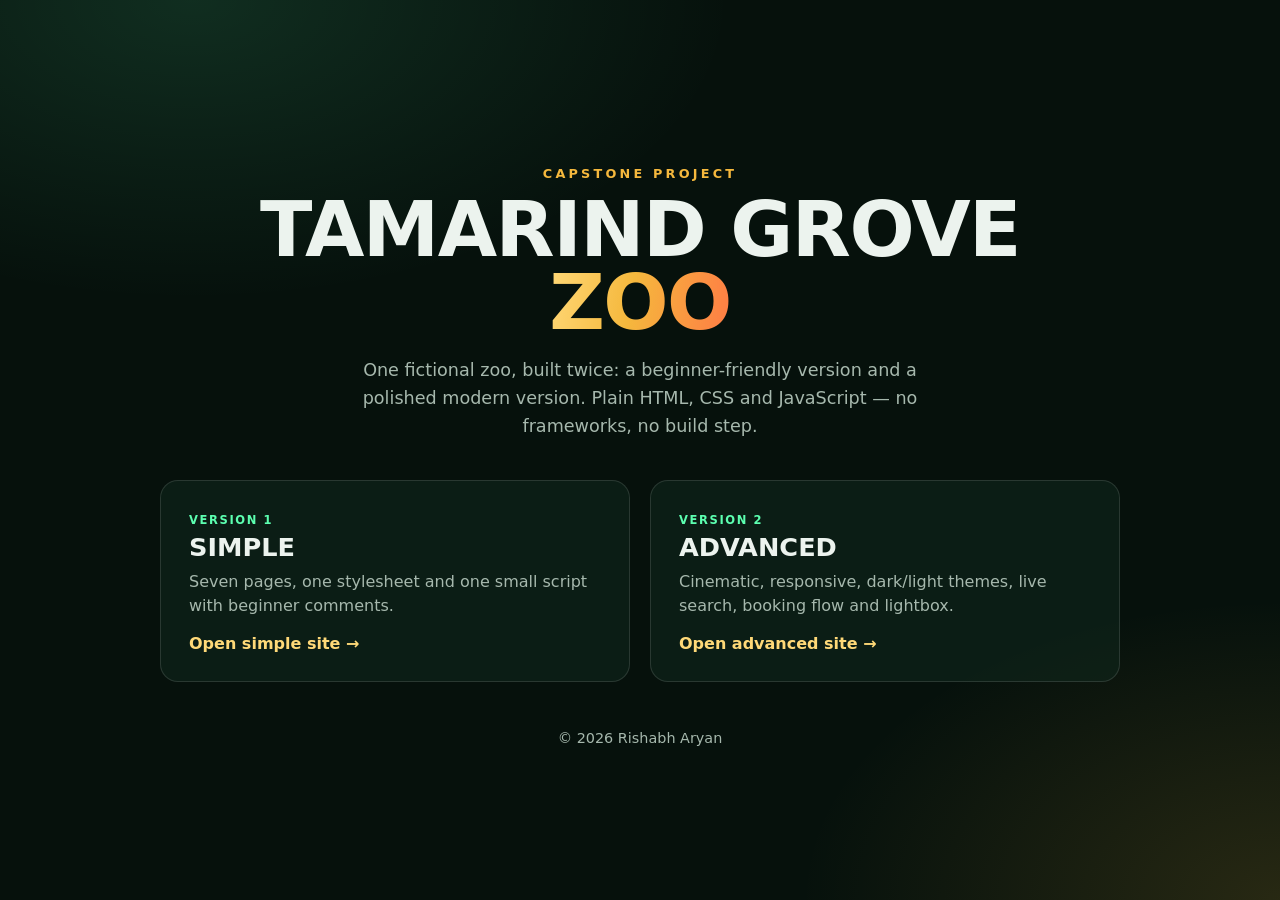
<file: index.html>
<!DOCTYPE html>
<html lang="en">
<head>
  <meta charset="UTF-8">
  <meta name="viewport" content="width=device-width, initial-scale=1">
  <title>Zoo Website Capstone — Rishabh Aryan</title>
  <meta name="description" content="Capstone project by Rishabh Aryan: a simple and an advanced website for the fictional Tamarind Grove Zoo.">
  <link rel="icon" href="advanced/assets/img/logo.svg" type="image/svg+xml">
  <style>
    :root { color-scheme: dark; }
    * { box-sizing: border-box; }
    body { margin: 0; min-height: 100vh; display: grid; place-items: center; padding: 2rem 1.25rem; font-family: system-ui, -apple-system, "Segoe UI", Roboto, Arial, sans-serif; color: #ecf3ee;
      background: radial-gradient(900px 500px at 15% 0%, rgba(92, 255, 176, .12), transparent 60%), radial-gradient(800px 500px at 100% 100%, rgba(245, 184, 61, .14), transparent 60%), #06110c; }
    main { width: min(100%, 960px); text-align: center; }
    .eyebrow { letter-spacing: .25em; text-transform: uppercase; font-size: .8rem; font-weight: 700; color: #f5b83d; }
    h1 { font-size: clamp(2.4rem, 8vw, 4.8rem); line-height: .95; margin: .5rem 0 1rem; text-transform: uppercase; font-weight: 900; letter-spacing: -.02em; }
    h1 span { background: linear-gradient(100deg, #ffd978, #f5b83d 45%, #ff7a45); -webkit-background-clip: text; background-clip: text; color: transparent; }
    p.lead { color: #a6b8ad; max-width: 36rem; margin: 0 auto 2.5rem; font-size: 1.1rem; line-height: 1.6; }
    .grid { display: grid; gap: 1.25rem; grid-template-columns: repeat(auto-fit, minmax(260px, 1fr)); }
    a.card { display: block; text-align: left; text-decoration: none; color: inherit; padding: 1.75rem; border-radius: 18px; border: 1px solid rgba(255, 255, 255, .12); background: rgba(18, 40, 30, .55); transition: transform .3s, border-color .3s, box-shadow .3s; }
    a.card:hover, a.card:focus-visible { transform: translateY(-4px); border-color: #f5b83d; box-shadow: 0 20px 50px -20px rgba(245, 184, 61, .5); outline: none; }
    a.card h2 { margin: .25rem 0 .5rem; font-size: 1.6rem; text-transform: uppercase; }
    a.card p { margin: 0; color: #a6b8ad; line-height: 1.5; }
    .tag { display: inline-block; font-size: .72rem; font-weight: 700; letter-spacing: .14em; text-transform: uppercase; color: #5cffb0; }
    .go { display: inline-block; margin-top: 1rem; color: #ffd978; font-weight: 700; }
    footer { margin-top: 3rem; color: #a6b8ad; font-size: .9rem; }
  </style>
</head>
<body>
  <main>
    <p class="eyebrow">Capstone project</p>
    <h1>Tamarind Grove <span>Zoo</span></h1>
    <p class="lead">One fictional zoo, built twice: a beginner-friendly version and a polished modern version. Plain HTML, CSS and JavaScript — no frameworks, no build step.</p>
    <div class="grid">
      <a class="card" href="simple/index.html">
        <span class="tag">Version 1</span>
        <h2>Simple</h2>
        <p>Seven pages, one stylesheet and one small script with beginner comments.</p>
        <span class="go">Open simple site →</span>
      </a>
      <a class="card" href="advanced/index.html">
        <span class="tag">Version 2</span>
        <h2>Advanced</h2>
        <p>Cinematic, responsive, dark/light themes, live search, booking flow and lightbox.</p>
        <span class="go">Open advanced site →</span>
      </a>
    </div>
    <footer>&copy; 2026 Rishabh Aryan</footer>
  </main>
</body>
</html>
</file>
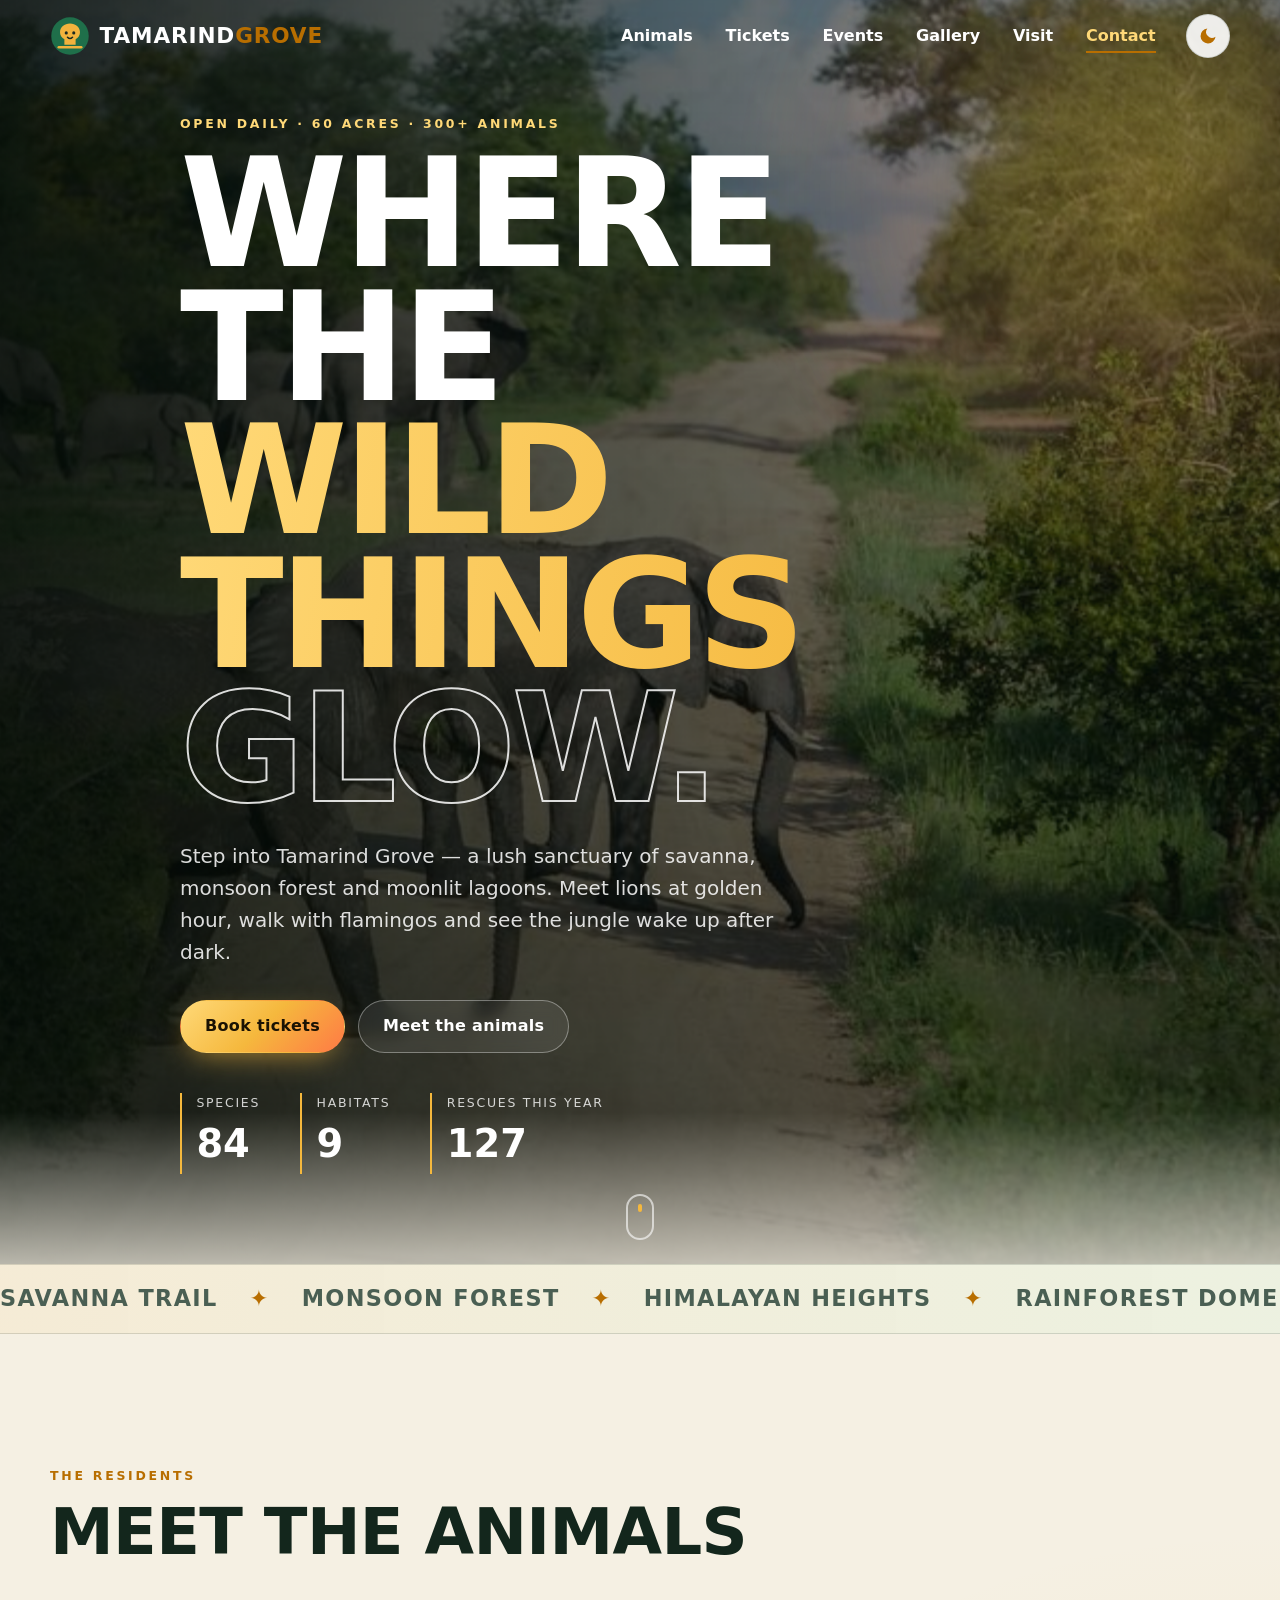
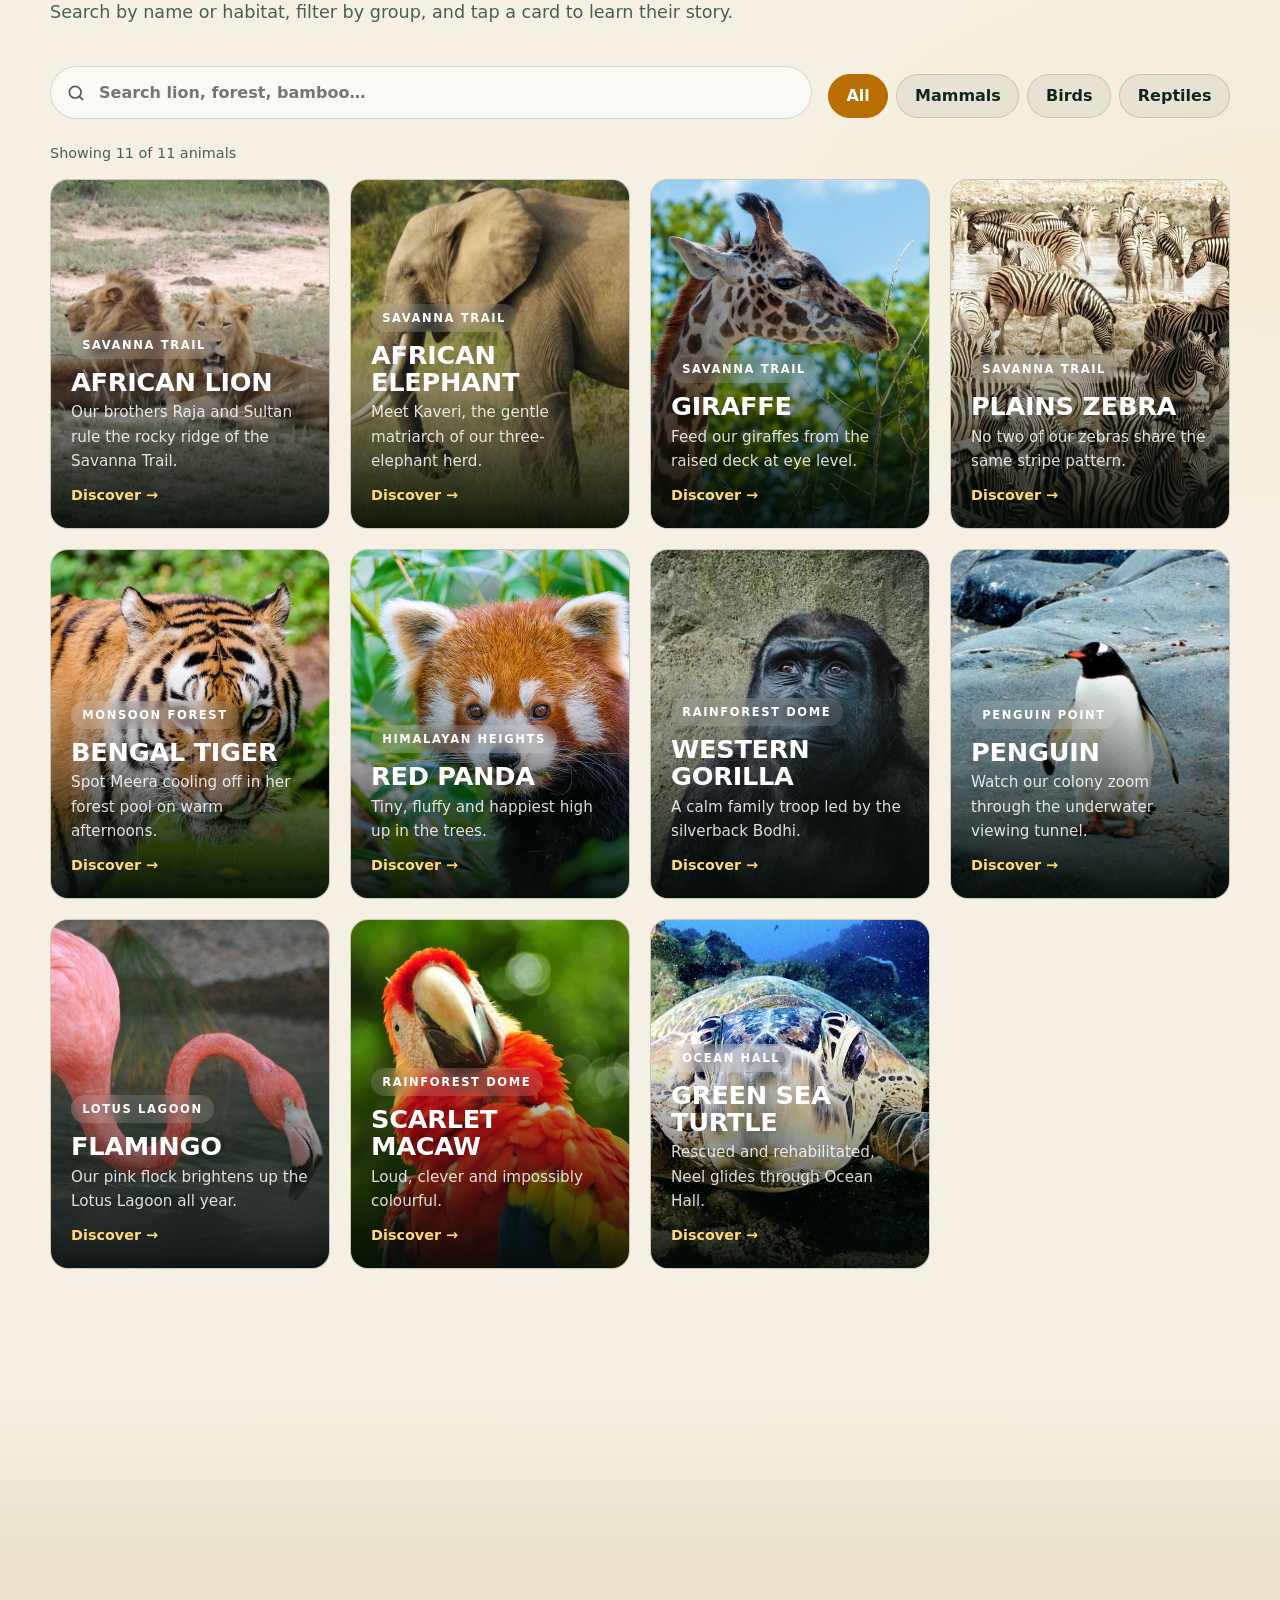
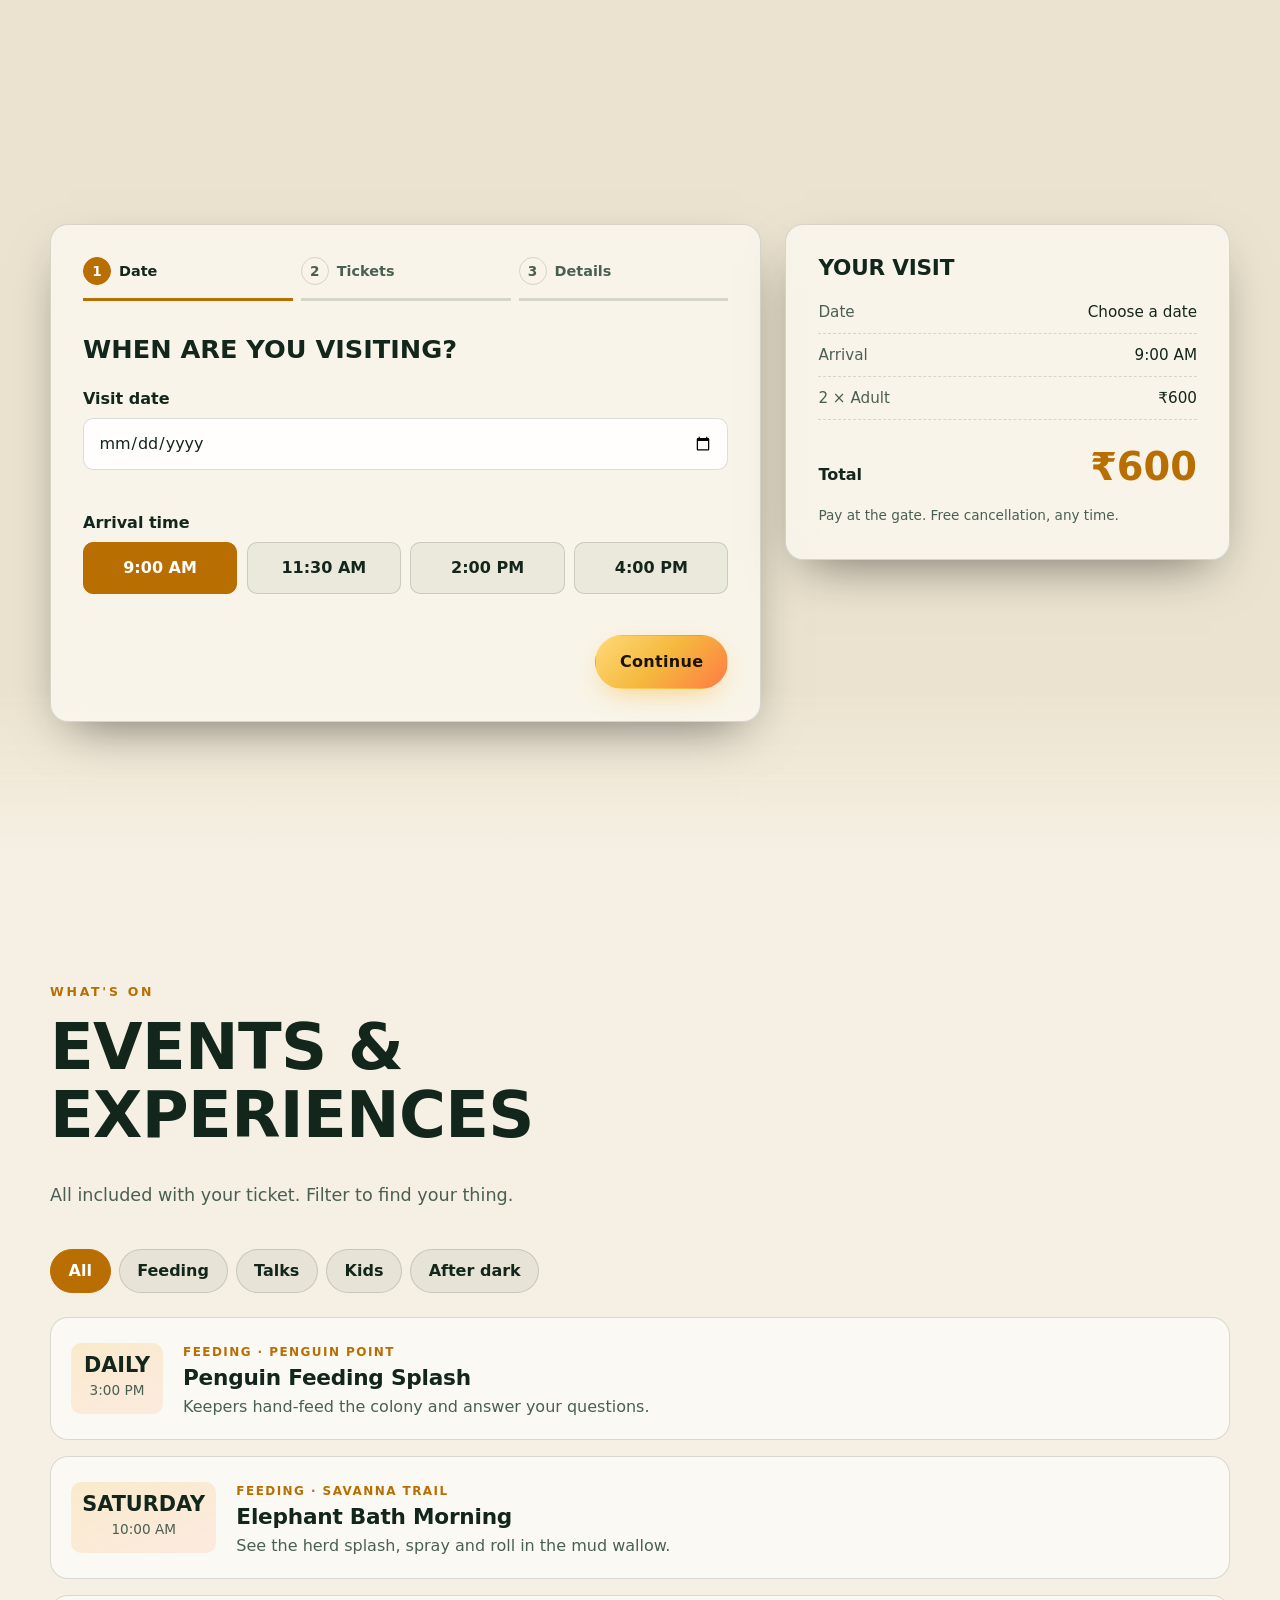
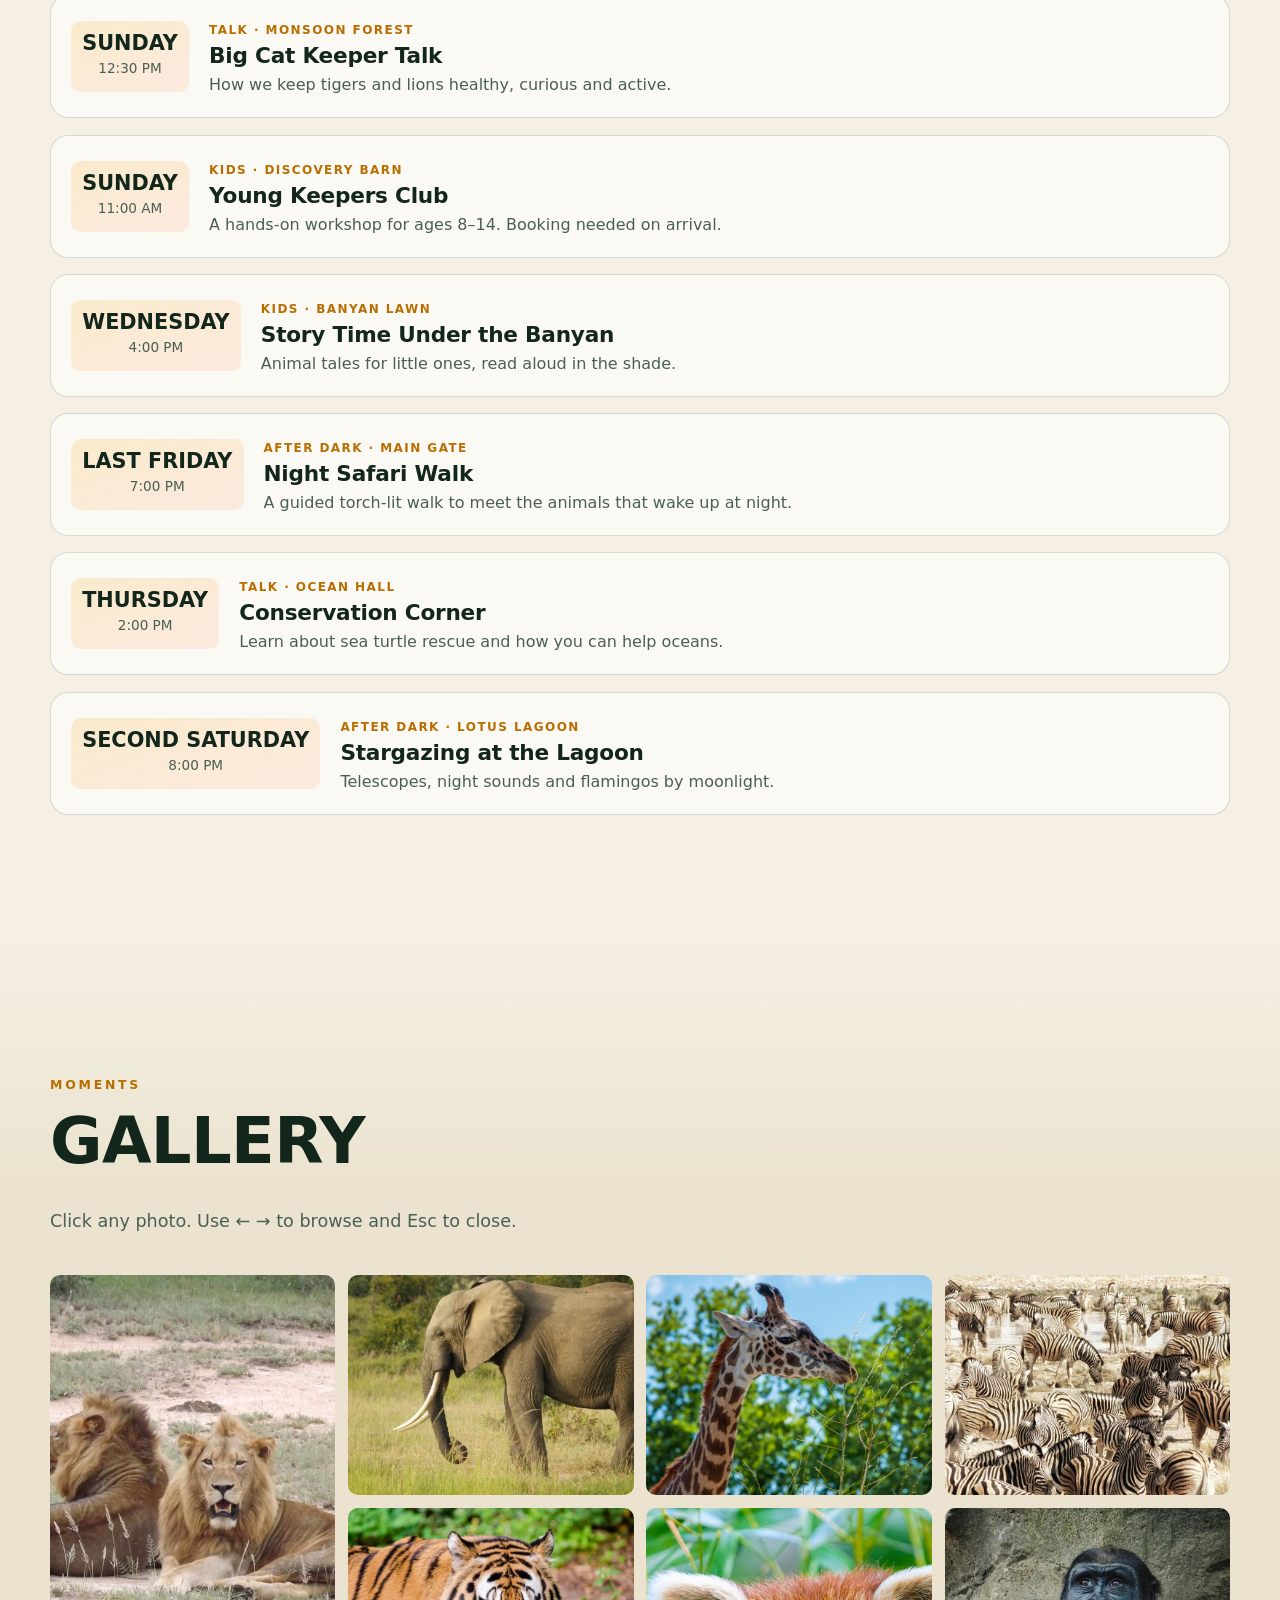
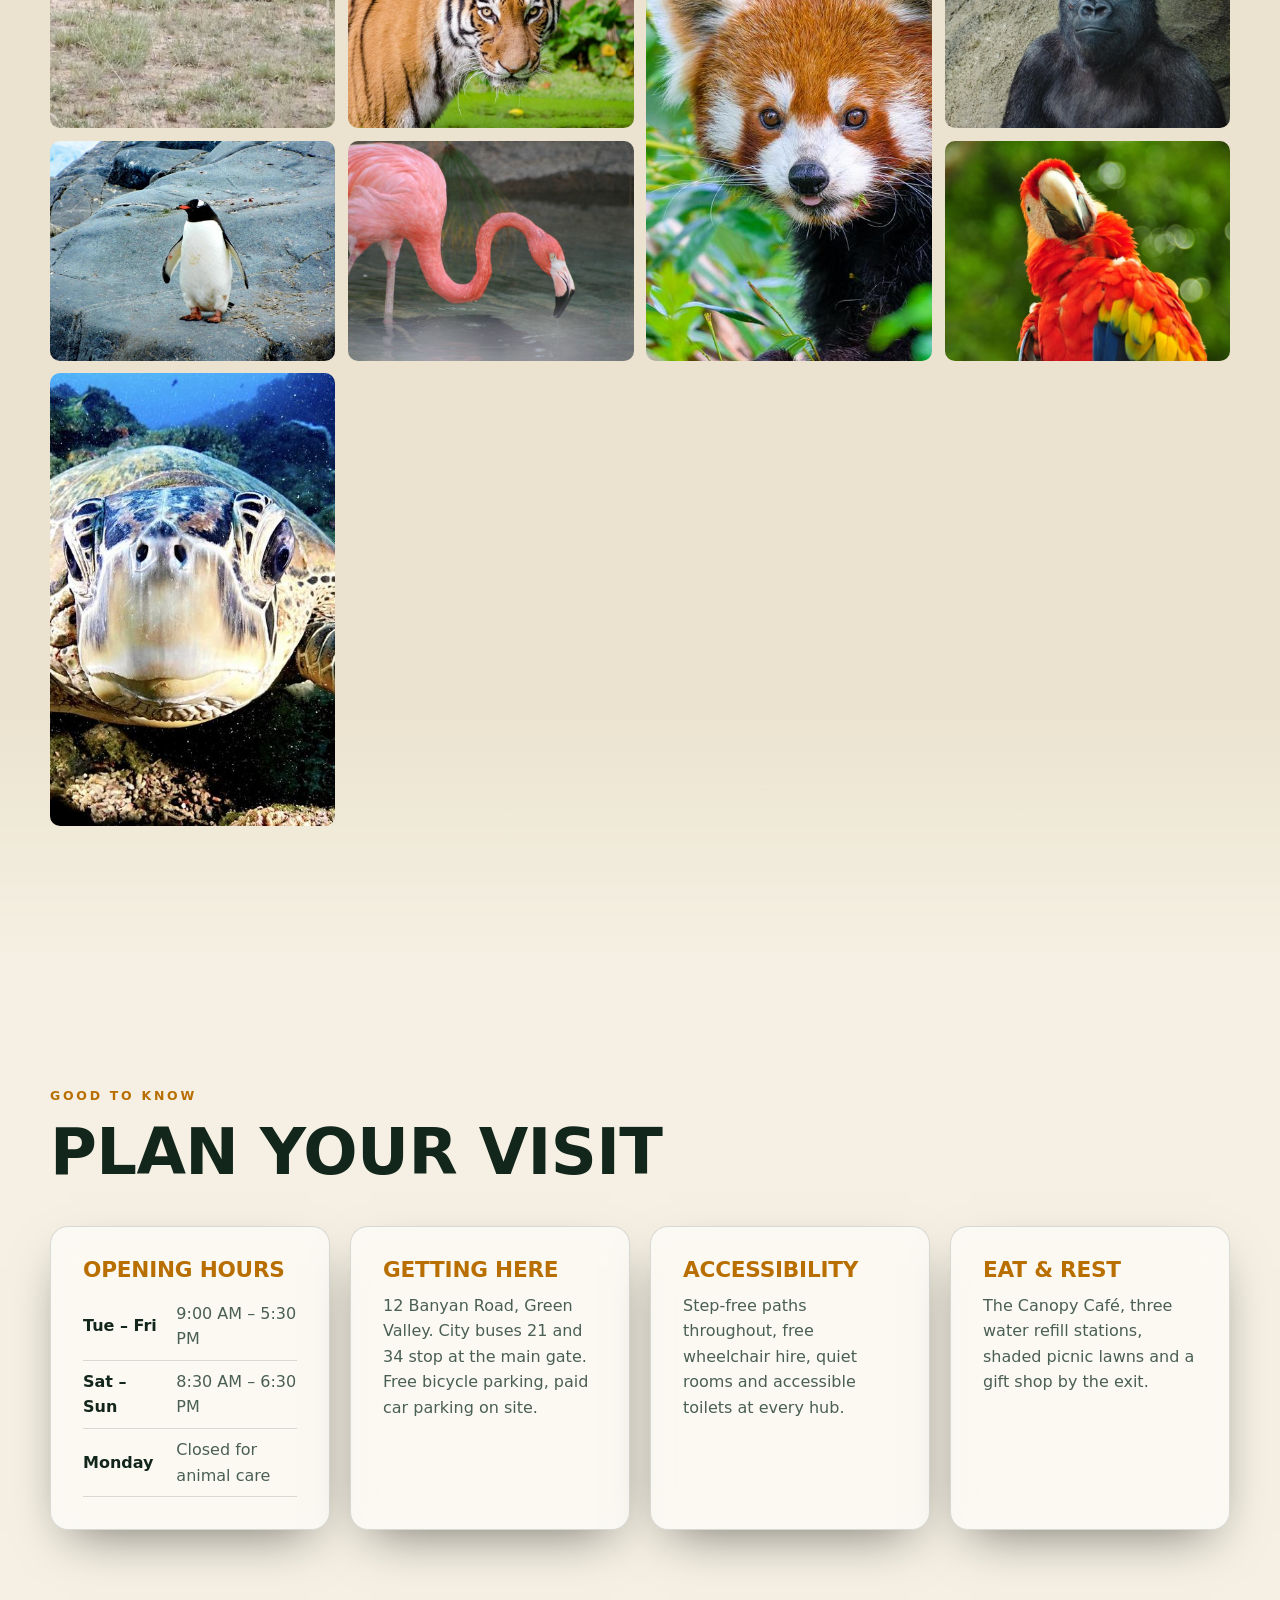
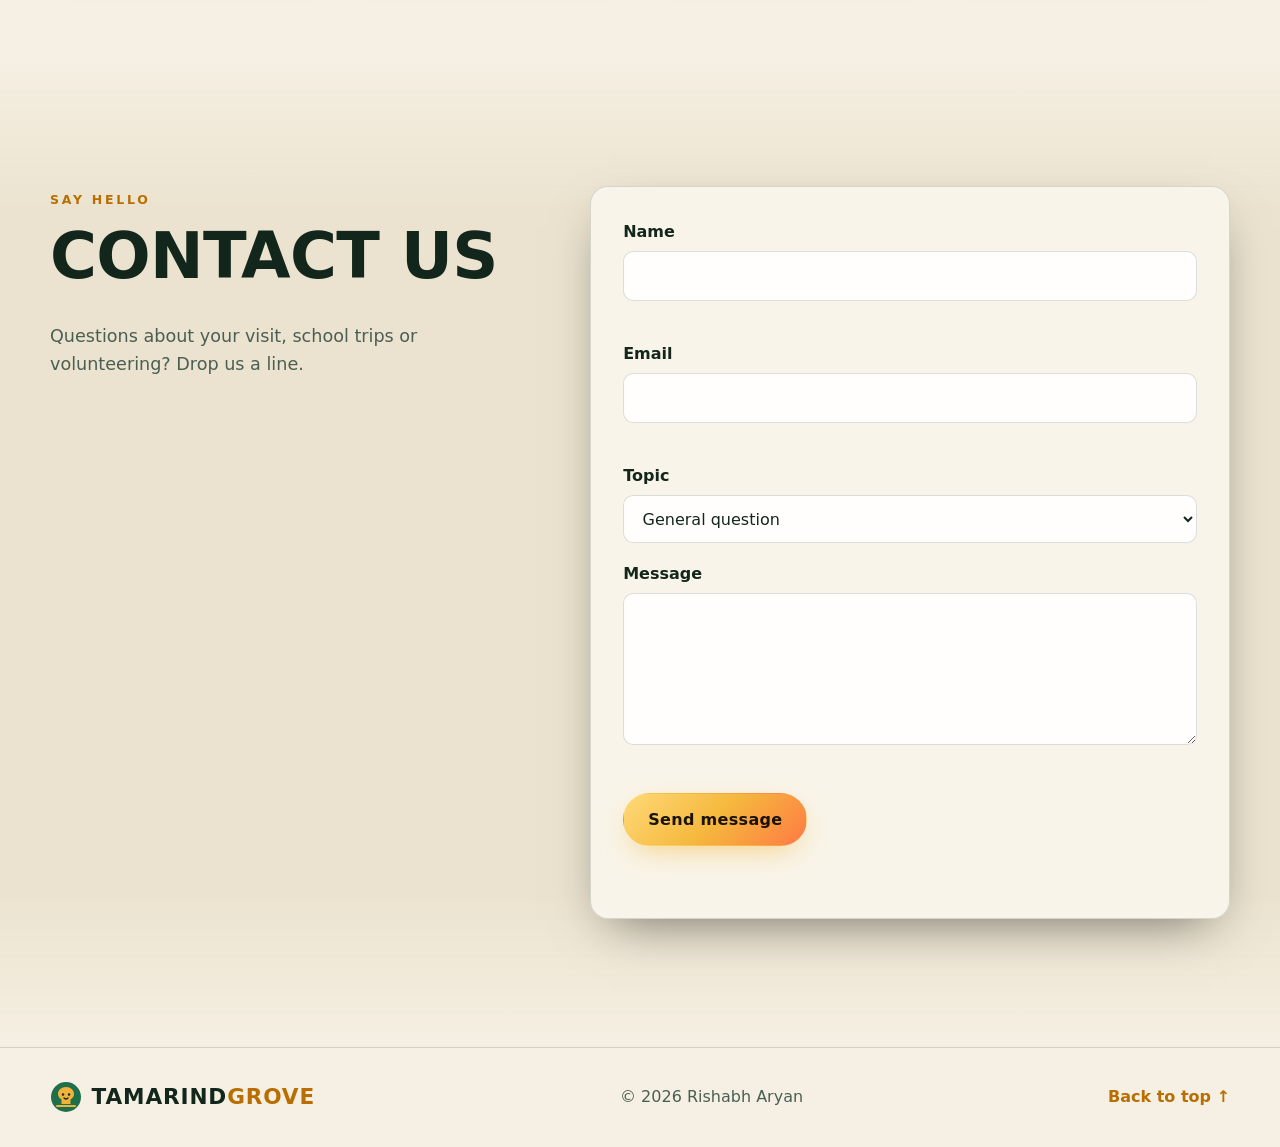
<file: advanced/index.html>
<!DOCTYPE html>
<html lang="en" data-theme="dark">
<head>
  <meta charset="UTF-8">
  <meta name="viewport" content="width=device-width, initial-scale=1">
  <title>Tamarind Grove Zoo — Where the Wild Things Glow</title>
  <meta name="description" content="Tamarind Grove Zoo: meet 300+ animals, book tickets, explore events and plan your visit.">
  <meta name="theme-color" content="#07130d">
  <meta name="author" content="Rishabh Aryan">
  <link rel="icon" href="assets/img/logo.svg" type="image/svg+xml">
  <link rel="preload" href="assets/img/hero.jpg" as="image">
  <link rel="stylesheet" href="assets/css/styles.css">
  <script src="assets/js/theme-init.js"></script>
</head>
<body>
  <a class="skip-link" href="#main">Skip to content</a>

  <header class="site-header" id="top">
    <div class="wrap header-inner">
      <a class="brand" href="#top" aria-label="Tamarind Grove Zoo home">
        <img src="assets/img/logo.svg" alt="" width="40" height="40">
        <span>Tamarind<em>Grove</em></span>
      </a>

      <button class="nav-toggle" type="button" aria-expanded="false" aria-controls="site-nav" aria-label="Open menu">
        <span class="bar"></span><span class="bar"></span><span class="bar"></span>
      </button>

      <nav class="site-nav" id="site-nav" aria-label="Main">
        <ul>
          <li><a href="#animals">Animals</a></li>
          <li><a href="#tickets">Tickets</a></li>
          <li><a href="#events">Events</a></li>
          <li><a href="#gallery">Gallery</a></li>
          <li><a href="#visit">Visit</a></li>
          <li><a href="#contact">Contact</a></li>
        </ul>
      </nav>

      <button class="theme-toggle" type="button" aria-label="Switch to light mode" aria-pressed="false">
        <svg class="icon-sun" viewBox="0 0 24 24" aria-hidden="true"><circle cx="12" cy="12" r="5"/><path d="M12 1v3M12 20v3M4.2 4.2l2.1 2.1M17.7 17.7l2.1 2.1M1 12h3M20 12h3M4.2 19.8l2.1-2.1M17.7 6.3l2.1-2.1"/></svg>
        <svg class="icon-moon" viewBox="0 0 24 24" aria-hidden="true"><path d="M21 12.8A9 9 0 1 1 11.2 3a7 7 0 0 0 9.8 9.8z"/></svg>
      </button>
    </div>
  </header>

  <main id="main">
    <!-- HERO -->
    <section class="hero" aria-labelledby="hero-title">
      <div class="hero-bg" aria-hidden="true"></div>
      <div class="hero-glow" aria-hidden="true"></div>
      <div class="fireflies" aria-hidden="true">
        <span></span><span></span><span></span><span></span><span></span><span></span><span></span><span></span><span></span><span></span><span></span><span></span>
      </div>
      <div class="wrap hero-content">
        <p class="eyebrow">Open daily · 60 acres · 300+ animals</p>
        <h1 id="hero-title" class="hero-title">
          <span class="line">Where the</span>
          <span class="line gold">Wild Things</span>
          <span class="line outline">Glow.</span>
        </h1>
        <p class="hero-lead">Step into Tamarind Grove — a lush sanctuary of savanna, monsoon forest and moonlit lagoons. Meet lions at golden hour, walk with flamingos and see the jungle wake up after dark.</p>
        <div class="hero-actions">
          <a class="btn btn-primary" href="#tickets">Book tickets</a>
          <a class="btn btn-ghost" href="#animals">Meet the animals</a>
        </div>
        <dl class="hero-stats">
          <div><dt>Species</dt><dd data-count="84">84</dd></div>
          <div><dt>Habitats</dt><dd data-count="9">9</dd></div>
          <div><dt>Rescues this year</dt><dd data-count="127">127</dd></div>
        </dl>
      </div>
      <a class="scroll-cue" href="#animals" aria-label="Scroll to animals"><span></span></a>
    </section>

    <!-- MARQUEE -->
    <div class="marquee" aria-hidden="true">
      <div class="marquee-track">
        <span>Savanna Trail</span><span>✦</span><span>Monsoon Forest</span><span>✦</span><span>Himalayan Heights</span><span>✦</span><span>Rainforest Dome</span><span>✦</span><span>Penguin Point</span><span>✦</span><span>Lotus Lagoon</span><span>✦</span><span>Ocean Hall</span><span>✦</span>
        <span>Savanna Trail</span><span>✦</span><span>Monsoon Forest</span><span>✦</span><span>Himalayan Heights</span><span>✦</span><span>Rainforest Dome</span><span>✦</span><span>Penguin Point</span><span>✦</span><span>Lotus Lagoon</span><span>✦</span><span>Ocean Hall</span><span>✦</span>
      </div>
    </div>

    <!-- ANIMALS -->
    <section class="section" id="animals" aria-labelledby="animals-title">
      <div class="wrap">
        <header class="section-head reveal">
          <p class="eyebrow">The residents</p>
          <h2 id="animals-title">Meet the animals</h2>
          <p>Search by name or habitat, filter by group, and tap a card to learn their story.</p>
        </header>

        <div class="toolbar reveal" role="search">
          <label class="search">
            <span class="sr-only">Search animals</span>
            <svg viewBox="0 0 24 24" aria-hidden="true"><circle cx="11" cy="11" r="7"/><path d="m20 20-4-4"/></svg>
            <input id="animal-search" type="search" placeholder="Search lion, forest, bamboo…" autocomplete="off">
          </label>
          <div class="chips" role="group" aria-label="Filter by group">
            <button class="chip is-active" type="button" data-filter="all" aria-pressed="true">All</button>
            <button class="chip" type="button" data-filter="mammals" aria-pressed="false">Mammals</button>
            <button class="chip" type="button" data-filter="birds" aria-pressed="false">Birds</button>
            <button class="chip" type="button" data-filter="reptiles" aria-pressed="false">Reptiles</button>
          </div>
        </div>
        <p class="result-count" id="animal-count" aria-live="polite"></p>
        <ul class="animal-grid" id="animal-grid"></ul>
        <p class="empty" id="animal-empty" hidden>No animals match that search. Try “forest” or “bird”.</p>
      </div>
    </section>

    <!-- TICKETS -->
    <section class="section section-alt" id="tickets" aria-labelledby="tickets-title">
      <div class="wrap">
        <header class="section-head reveal">
          <p class="eyebrow">Plan the day</p>
          <h2 id="tickets-title">Book your tickets</h2>
          <p>Three quick steps. Your price updates live — no payment needed online, just show your booking reference at the gate.</p>
        </header>

        <div class="booking reveal">
          <form class="booking-form glass" id="booking-form" novalidate>
            <ol class="steps">
              <li class="is-current" data-step-label="1"><span>1</span> Date</li>
              <li data-step-label="2"><span>2</span> Tickets</li>
              <li data-step-label="3"><span>3</span> Details</li>
            </ol>

            <fieldset class="step" data-step="1">
              <legend>When are you visiting?</legend>
              <div class="field">
                <label for="visit-date">Visit date</label>
                <input id="visit-date" name="date" type="date" required aria-describedby="visit-date-error">
                <p class="error" id="visit-date-error"></p>
              </div>
              <div class="field">
                <span class="label" id="slot-label">Arrival time</span>
                <div class="slots" role="radiogroup" aria-labelledby="slot-label">
                  <label class="slot"><input type="radio" name="slot" value="9:00 AM" checked> <span>9:00 AM</span></label>
                  <label class="slot"><input type="radio" name="slot" value="11:30 AM"> <span>11:30 AM</span></label>
                  <label class="slot"><input type="radio" name="slot" value="2:00 PM"> <span>2:00 PM</span></label>
                  <label class="slot"><input type="radio" name="slot" value="4:00 PM"> <span>4:00 PM</span></label>
                </div>
              </div>
            </fieldset>

            <fieldset class="step" data-step="2" hidden>
              <legend>Who is coming?</legend>
              <div class="qty-row">
                <span class="qty-label" id="q-adult-l">Adults <small>13–59 · ₹300</small></span>
                <div class="qty"><button type="button" class="qty-btn" data-target="adult" data-delta="-1" aria-label="Remove one adult">−</button><input id="q-adult" type="number" min="0" max="20" value="2" aria-labelledby="q-adult-l" data-type="adult"><button type="button" class="qty-btn" data-target="adult" data-delta="1" aria-label="Add one adult">+</button></div>
              </div>
              <div class="qty-row">
                <span class="qty-label" id="q-child-l">Children <small>3–12 · ₹150</small></span>
                <div class="qty"><button type="button" class="qty-btn" data-target="child" data-delta="-1" aria-label="Remove one child">−</button><input id="q-child" type="number" min="0" max="20" value="0" aria-labelledby="q-child-l" data-type="child"><button type="button" class="qty-btn" data-target="child" data-delta="1" aria-label="Add one child">+</button></div>
              </div>
              <div class="qty-row">
                <span class="qty-label" id="q-senior-l">Seniors <small>60+ · ₹200</small></span>
                <div class="qty"><button type="button" class="qty-btn" data-target="senior" data-delta="-1" aria-label="Remove one senior">−</button><input id="q-senior" type="number" min="0" max="20" value="0" aria-labelledby="q-senior-l" data-type="senior"><button type="button" class="qty-btn" data-target="senior" data-delta="1" aria-label="Add one senior">+</button></div>
              </div>
              <p class="hint">Under 3s go free.</p>
              <div class="addons">
                <label class="check"><input type="checkbox" id="addon-safari" name="safari"> <span>Savanna safari ride <small>₹120 per person</small></span></label>
                <label class="check"><input type="checkbox" id="addon-parking" name="parking"> <span>Car parking <small>₹50 per car</small></span></label>
              </div>
              <p class="error" id="qty-error"></p>
            </fieldset>

            <fieldset class="step" data-step="3" hidden>
              <legend>Your details</legend>
              <div class="field">
                <label for="b-name">Full name</label>
                <input id="b-name" name="name" type="text" autocomplete="name" required aria-describedby="b-name-error">
                <p class="error" id="b-name-error"></p>
              </div>
              <div class="field">
                <label for="b-email">Email</label>
                <input id="b-email" name="email" type="email" autocomplete="email" required aria-describedby="b-email-error">
                <p class="error" id="b-email-error"></p>
              </div>
            </fieldset>

            <div class="step-actions">
              <button class="btn btn-ghost" type="button" id="step-back" hidden>Back</button>
              <button class="btn btn-primary" type="submit" id="step-next">Continue</button>
            </div>
          </form>

          <aside class="summary glass" aria-labelledby="summary-title">
            <h3 id="summary-title">Your visit</h3>
            <ul class="summary-lines" id="summary-lines"></ul>
            <p class="summary-total"><span>Total</span> <strong id="summary-total" aria-live="polite">₹0</strong></p>
            <p class="summary-note">Pay at the gate. Free cancellation, any time.</p>
          </aside>
        </div>

        <div class="confirmation glass" id="confirmation" hidden tabindex="-1">
          <div class="confirm-badge" aria-hidden="true">✓</div>
          <h3>You're booked!</h3>
          <p id="confirm-text"></p>
          <ul class="summary-lines" id="confirm-lines"></ul>
          <p class="summary-total"><span>Total at the gate</span> <strong id="confirm-total"></strong></p>
          <button class="btn btn-ghost" type="button" id="book-again">Make another booking</button>
        </div>
      </div>
    </section>

    <!-- EVENTS -->
    <section class="section" id="events" aria-labelledby="events-title">
      <div class="wrap">
        <header class="section-head reveal">
          <p class="eyebrow">What's on</p>
          <h2 id="events-title">Events &amp; experiences</h2>
          <p>All included with your ticket. Filter to find your thing.</p>
        </header>
        <div class="chips reveal" role="group" aria-label="Filter events" id="event-filters">
          <button class="chip is-active" type="button" data-type="all" aria-pressed="true">All</button>
          <button class="chip" type="button" data-type="feeding" aria-pressed="false">Feeding</button>
          <button class="chip" type="button" data-type="talks" aria-pressed="false">Talks</button>
          <button class="chip" type="button" data-type="kids" aria-pressed="false">Kids</button>
          <button class="chip" type="button" data-type="night" aria-pressed="false">After dark</button>
        </div>
        <ul class="event-list" id="event-list"></ul>
      </div>
    </section>

    <!-- GALLERY -->
    <section class="section section-alt" id="gallery" aria-labelledby="gallery-title">
      <div class="wrap">
        <header class="section-head reveal">
          <p class="eyebrow">Moments</p>
          <h2 id="gallery-title">Gallery</h2>
          <p>Click any photo. Use ← → to browse and Esc to close.</p>
        </header>
        <ul class="gallery-grid" id="gallery-grid"></ul>
      </div>
    </section>

    <!-- VISIT -->
    <section class="section" id="visit" aria-labelledby="visit-title">
      <div class="wrap">
        <header class="section-head reveal">
          <p class="eyebrow">Good to know</p>
          <h2 id="visit-title">Plan your visit</h2>
        </header>
        <div class="info-grid">
          <article class="info-card glass reveal">
            <h3>Opening hours</h3>
            <table class="hours">
              <caption class="sr-only">Opening hours</caption>
              <tbody>
                <tr><th scope="row">Tue – Fri</th><td>9:00 AM – 5:30 PM</td></tr>
                <tr><th scope="row">Sat – Sun</th><td>8:30 AM – 6:30 PM</td></tr>
                <tr><th scope="row">Monday</th><td>Closed for animal care</td></tr>
              </tbody>
            </table>
          </article>
          <article class="info-card glass reveal">
            <h3>Getting here</h3>
            <p>12 Banyan Road, Green Valley. City buses 21 and 34 stop at the main gate. Free bicycle parking, paid car parking on site.</p>
          </article>
          <article class="info-card glass reveal">
            <h3>Accessibility</h3>
            <p>Step-free paths throughout, free wheelchair hire, quiet rooms and accessible toilets at every hub.</p>
          </article>
          <article class="info-card glass reveal">
            <h3>Eat &amp; rest</h3>
            <p>The Canopy Café, three water refill stations, shaded picnic lawns and a gift shop by the exit.</p>
          </article>
        </div>
      </div>
    </section>

    <!-- CONTACT -->
    <section class="section section-alt" id="contact" aria-labelledby="contact-title">
      <div class="wrap contact-wrap">
        <header class="section-head reveal">
          <p class="eyebrow">Say hello</p>
          <h2 id="contact-title">Contact us</h2>
          <p>Questions about your visit, school trips or volunteering? Drop us a line.</p>
        </header>
        <form class="contact-form glass reveal" id="contact-form" novalidate>
          <div class="field">
            <label for="c-name">Name</label>
            <input id="c-name" name="name" type="text" autocomplete="name" required aria-describedby="c-name-error">
            <p class="error" id="c-name-error"></p>
          </div>
          <div class="field">
            <label for="c-email">Email</label>
            <input id="c-email" name="email" type="email" autocomplete="email" required aria-describedby="c-email-error">
            <p class="error" id="c-email-error"></p>
          </div>
          <div class="field">
            <label for="c-topic">Topic</label>
            <select id="c-topic" name="topic">
              <option>General question</option>
              <option>School or group visit</option>
              <option>Volunteering</option>
              <option>Feedback</option>
            </select>
          </div>
          <div class="field">
            <label for="c-message">Message</label>
            <textarea id="c-message" name="message" rows="5" required aria-describedby="c-message-error"></textarea>
            <p class="error" id="c-message-error"></p>
          </div>
          <button class="btn btn-primary" type="submit">Send message</button>
          <p class="form-status" id="contact-status" role="status"></p>
        </form>
      </div>
    </section>
  </main>

  <footer class="site-footer">
    <div class="wrap footer-inner">
      <a class="brand" href="#top"><img src="assets/img/logo.svg" alt="" width="32" height="32"><span>Tamarind<em>Grove</em></span></a>
      <p>&copy; 2026 Rishabh Aryan</p>
      <a class="to-top" href="#top">Back to top ↑</a>
    </div>
  </footer>

  <!-- Animal detail modal -->
  <dialog class="modal" id="animal-modal" aria-labelledby="modal-title">
    <div class="modal-inner">
      <button class="icon-btn modal-close" type="button" aria-label="Close details">✕</button>
      <img id="modal-img" src="assets/img/lion.jpg" alt="">
      <div class="modal-body">
        <p class="eyebrow" id="modal-region"></p>
        <h3 id="modal-title">Animal</h3>
        <p id="modal-about"></p>
        <dl class="facts">
          <div><dt>Diet</dt><dd id="modal-diet"></dd></div>
          <div><dt>Lifespan</dt><dd id="modal-life"></dd></div>
          <div><dt>Status</dt><dd id="modal-status"></dd></div>
        </dl>
      </div>
    </div>
  </dialog>

  <!-- Gallery lightbox -->
  <dialog class="lightbox" id="lightbox" aria-label="Photo viewer">
    <button class="icon-btn lb-close" type="button" aria-label="Close viewer">✕</button>
    <button class="icon-btn lb-prev" type="button" aria-label="Previous photo">‹</button>
    <figure>
      <img id="lb-img" src="assets/img/lion.jpg" alt="">
      <figcaption><span id="lb-caption"></span> <span class="lb-count" id="lb-count"></span></figcaption>
    </figure>
    <button class="icon-btn lb-next" type="button" aria-label="Next photo">›</button>
  </dialog>

  <script src="assets/js/data.js"></script>
  <script src="assets/js/app.js"></script>
</body>
</html>
</file>
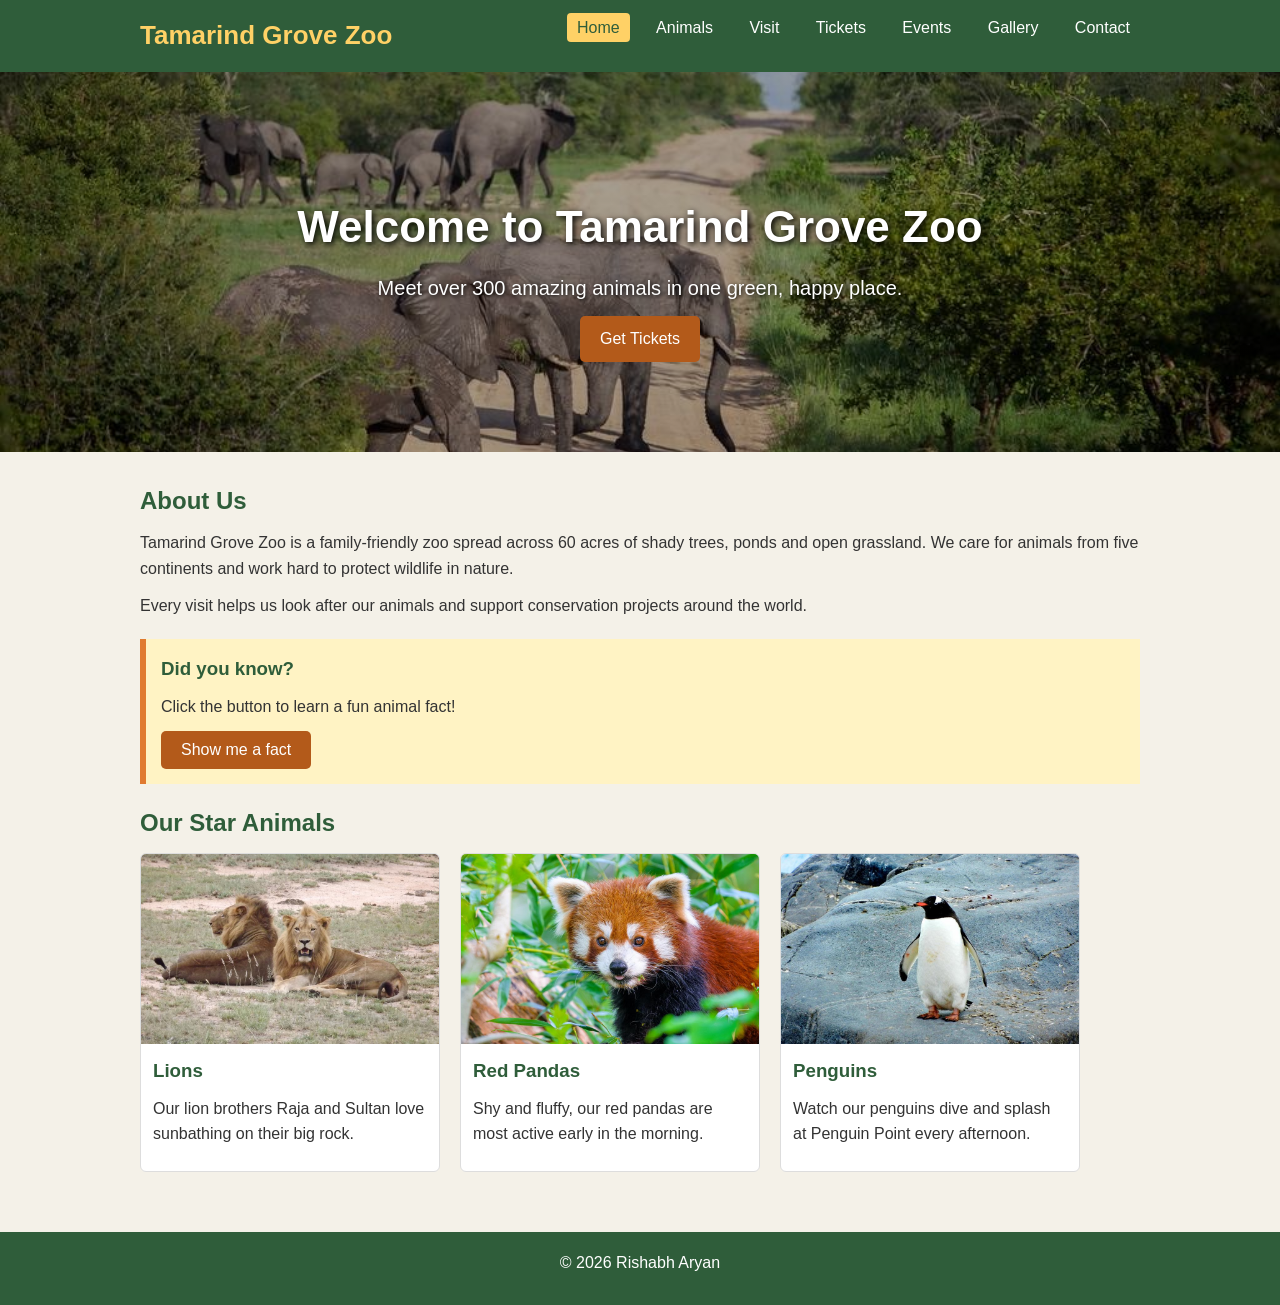
<file: simple/index.html>
<!DOCTYPE html>
<html lang="en">
<head>
  <meta charset="UTF-8">
  <meta name="viewport" content="width=device-width, initial-scale=1.0">
  <meta name="description" content="Tamarind Grove Zoo - Home">
  <title>Home | Tamarind Grove Zoo</title>
  <link rel="icon" href="images/favicon.svg" type="image/svg+xml">
  <link rel="stylesheet" href="css/style.css">
</head>
<body>

  <!-- top bar with logo and menu -->
  <header>
    <div class="container clearfix">
      <a class="logo" href="index.html">Tamarind Grove Zoo</a>
      <nav>
        <ul>
          <li><a href="index.html">Home</a></li>
          <li><a href="animals.html">Animals</a></li>
          <li><a href="visit.html">Visit</a></li>
          <li><a href="tickets.html">Tickets</a></li>
          <li><a href="events.html">Events</a></li>
          <li><a href="gallery.html">Gallery</a></li>
          <li><a href="contact.html">Contact</a></li>
        </ul>
      </nav>
    </div>
  </header>

  <!-- big picture at the top -->
  <div class="banner">
    <h1>Welcome to Tamarind Grove Zoo</h1>
    <p>Meet over 300 amazing animals in one green, happy place.</p>
    <a class="button" href="tickets.html">Get Tickets</a>
  </div>

  <main>
    <div class="container">
      <h2>About Us</h2>
      <p>Tamarind Grove Zoo is a family-friendly zoo spread across 60 acres of shady trees, ponds and open grassland. We care for animals from five continents and work hard to protect wildlife in nature.</p>
      <p>Every visit helps us look after our animals and support conservation projects around the world.</p>

      <!-- fun fact box, the button is used in script.js -->
      <div class="fact-box">
        <h3>Did you know?</h3>
        <p id="factText">Click the button to learn a fun animal fact!</p>
        <button class="button" id="factButton" type="button">Show me a fact</button>
      </div>

      <h2>Our Star Animals</h2>
      <div class="cards">
        <div class="card">
          <img src="images/lion.jpg" alt="Two male lions resting on the ground">
          <div class="card-text">
            <h3>Lions</h3>
            <p>Our lion brothers Raja and Sultan love sunbathing on their big rock.</p>
          </div>
        </div>
        <div class="card">
          <img src="images/red-panda.jpg" alt="A red panda looking out from green leaves">
          <div class="card-text">
            <h3>Red Pandas</h3>
            <p>Shy and fluffy, our red pandas are most active early in the morning.</p>
          </div>
        </div>
        <div class="card">
          <img src="images/penguin.jpg" alt="A penguin standing on grey rocks">
          <div class="card-text">
            <h3>Penguins</h3>
            <p>Watch our penguins dive and splash at Penguin Point every afternoon.</p>
          </div>
        </div>
      </div>
    </div>
  </main>

  <!-- bottom of the page -->
  <footer>
    <p>&copy; 2026 Rishabh Aryan</p>
  </footer>

  <script src="js/script.js"></script>
</body>
</html>
</file>
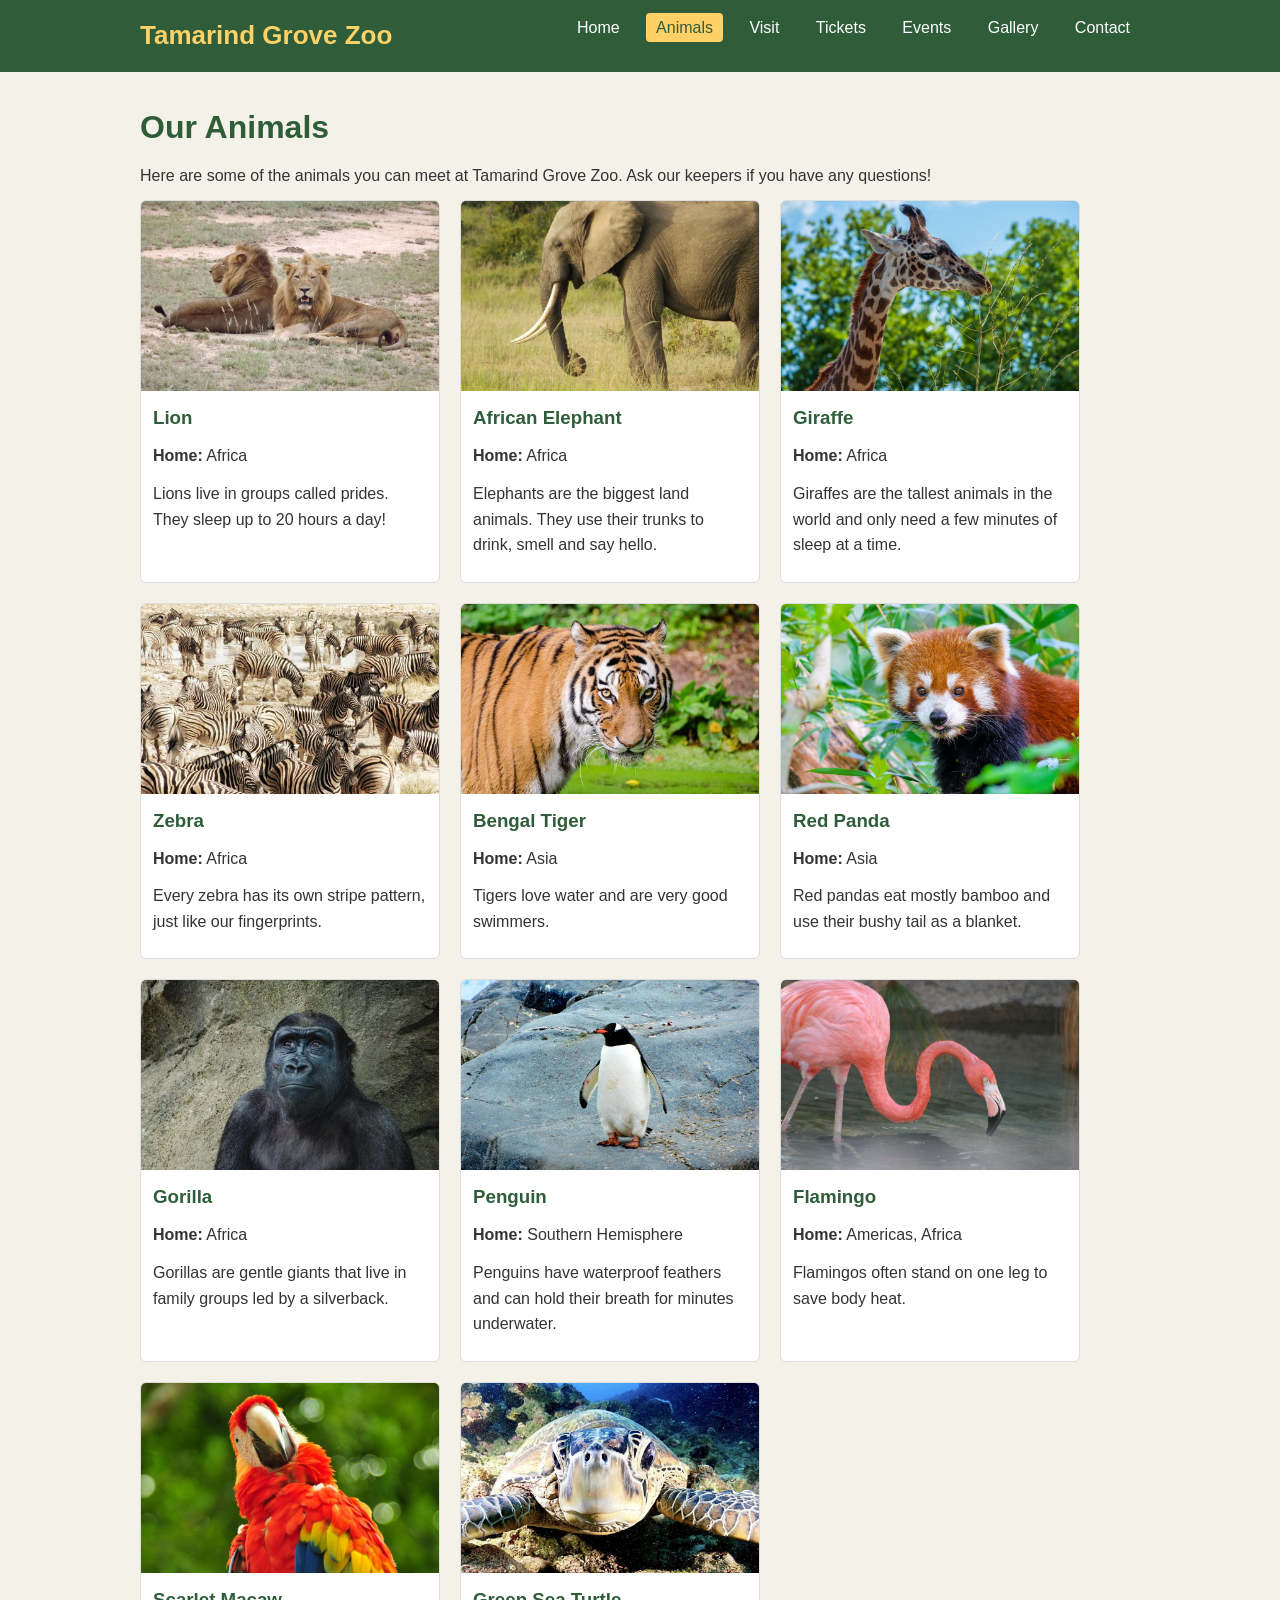
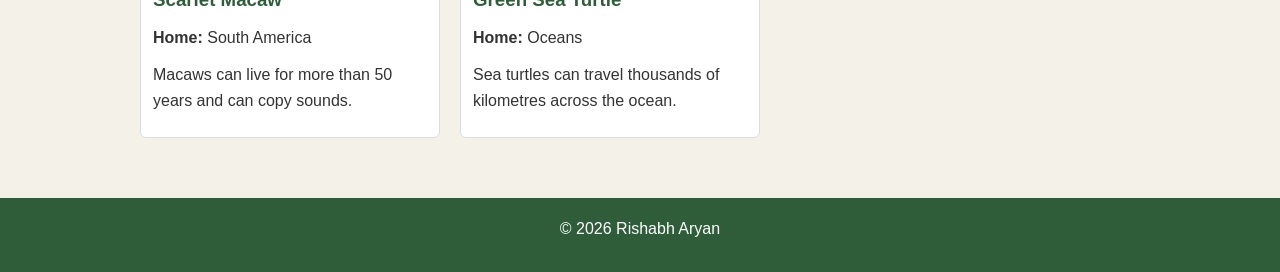
<file: simple/animals.html>
<!DOCTYPE html>
<html lang="en">
<head>
  <meta charset="UTF-8">
  <meta name="viewport" content="width=device-width, initial-scale=1.0">
  <meta name="description" content="Tamarind Grove Zoo - Animals">
  <title>Animals | Tamarind Grove Zoo</title>
  <link rel="icon" href="images/favicon.svg" type="image/svg+xml">
  <link rel="stylesheet" href="css/style.css">
</head>
<body>

  <!-- top bar with logo and menu -->
  <header>
    <div class="container clearfix">
      <a class="logo" href="index.html">Tamarind Grove Zoo</a>
      <nav>
        <ul>
          <li><a href="index.html">Home</a></li>
          <li><a href="animals.html">Animals</a></li>
          <li><a href="visit.html">Visit</a></li>
          <li><a href="tickets.html">Tickets</a></li>
          <li><a href="events.html">Events</a></li>
          <li><a href="gallery.html">Gallery</a></li>
          <li><a href="contact.html">Contact</a></li>
        </ul>
      </nav>
    </div>
  </header>

  <main>
    <div class="container">
      <h1>Our Animals</h1>
      <p>Here are some of the animals you can meet at Tamarind Grove Zoo. Ask our keepers if you have any questions!</p>
      <div class="cards">
        <div class="card">
          <img src="images/lion.jpg" alt="Two male lions resting on the ground">
          <div class="card-text">
            <h3>Lion</h3>
            <p><b>Home:</b> Africa</p>
            <p>Lions live in groups called prides. They sleep up to 20 hours a day!</p>
          </div>
        </div>
        <div class="card">
          <img src="images/elephant.jpg" alt="An African elephant with long tusks walking in grass">
          <div class="card-text">
            <h3>African Elephant</h3>
            <p><b>Home:</b> Africa</p>
            <p>Elephants are the biggest land animals. They use their trunks to drink, smell and say hello.</p>
          </div>
        </div>
        <div class="card">
          <img src="images/giraffe.jpg" alt="Close-up of a giraffe's head and neck">
          <div class="card-text">
            <h3>Giraffe</h3>
            <p><b>Home:</b> Africa</p>
            <p>Giraffes are the tallest animals in the world and only need a few minutes of sleep at a time.</p>
          </div>
        </div>
        <div class="card">
          <img src="images/zebra.jpg" alt="A large herd of zebras at a waterhole">
          <div class="card-text">
            <h3>Zebra</h3>
            <p><b>Home:</b> Africa</p>
            <p>Every zebra has its own stripe pattern, just like our fingerprints.</p>
          </div>
        </div>
        <div class="card">
          <img src="images/tiger.jpg" alt="A Bengal tiger walking on green grass">
          <div class="card-text">
            <h3>Bengal Tiger</h3>
            <p><b>Home:</b> Asia</p>
            <p>Tigers love water and are very good swimmers.</p>
          </div>
        </div>
        <div class="card">
          <img src="images/red-panda.jpg" alt="A red panda looking out from green leaves">
          <div class="card-text">
            <h3>Red Panda</h3>
            <p><b>Home:</b> Asia</p>
            <p>Red pandas eat mostly bamboo and use their bushy tail as a blanket.</p>
          </div>
        </div>
        <div class="card">
          <img src="images/gorilla.jpg" alt="A gorilla sitting in front of a rock wall">
          <div class="card-text">
            <h3>Gorilla</h3>
            <p><b>Home:</b> Africa</p>
            <p>Gorillas are gentle giants that live in family groups led by a silverback.</p>
          </div>
        </div>
        <div class="card">
          <img src="images/penguin.jpg" alt="A penguin standing on grey rocks">
          <div class="card-text">
            <h3>Penguin</h3>
            <p><b>Home:</b> Southern Hemisphere</p>
            <p>Penguins have waterproof feathers and can hold their breath for minutes underwater.</p>
          </div>
        </div>
        <div class="card">
          <img src="images/flamingo.jpg" alt="A pink flamingo bending its neck over the water">
          <div class="card-text">
            <h3>Flamingo</h3>
            <p><b>Home:</b> Americas, Africa</p>
            <p>Flamingos often stand on one leg to save body heat.</p>
          </div>
        </div>
        <div class="card">
          <img src="images/macaw.jpg" alt="A bright red, yellow and blue macaw">
          <div class="card-text">
            <h3>Scarlet Macaw</h3>
            <p><b>Home:</b> South America</p>
            <p>Macaws can live for more than 50 years and can copy sounds.</p>
          </div>
        </div>
        <div class="card">
          <img src="images/turtle.jpg" alt="A green sea turtle swimming over a coral reef">
          <div class="card-text">
            <h3>Green Sea Turtle</h3>
            <p><b>Home:</b> Oceans</p>
            <p>Sea turtles can travel thousands of kilometres across the ocean.</p>
          </div>
        </div>
      </div>
    </div>
  </main>

  <!-- bottom of the page -->
  <footer>
    <p>&copy; 2026 Rishabh Aryan</p>
  </footer>

  <script src="js/script.js"></script>
</body>
</html>
</file>
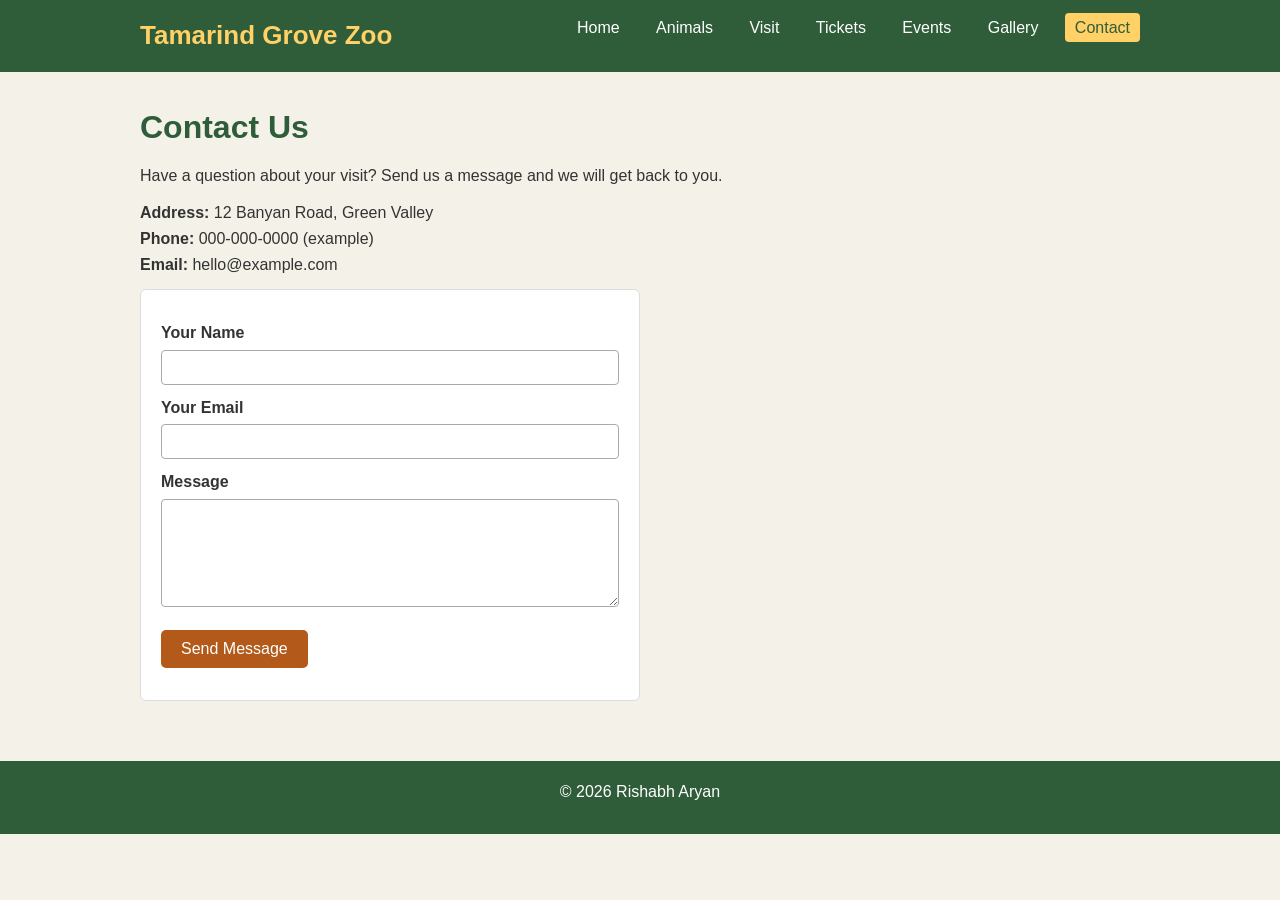
<file: simple/contact.html>
<!DOCTYPE html>
<html lang="en">
<head>
  <meta charset="UTF-8">
  <meta name="viewport" content="width=device-width, initial-scale=1.0">
  <meta name="description" content="Tamarind Grove Zoo - Contact">
  <title>Contact | Tamarind Grove Zoo</title>
  <link rel="icon" href="images/favicon.svg" type="image/svg+xml">
  <link rel="stylesheet" href="css/style.css">
</head>
<body>

  <!-- top bar with logo and menu -->
  <header>
    <div class="container clearfix">
      <a class="logo" href="index.html">Tamarind Grove Zoo</a>
      <nav>
        <ul>
          <li><a href="index.html">Home</a></li>
          <li><a href="animals.html">Animals</a></li>
          <li><a href="visit.html">Visit</a></li>
          <li><a href="tickets.html">Tickets</a></li>
          <li><a href="events.html">Events</a></li>
          <li><a href="gallery.html">Gallery</a></li>
          <li><a href="contact.html">Contact</a></li>
        </ul>
      </nav>
    </div>
  </header>

  <main>
    <div class="container">
      <h1>Contact Us</h1>
      <p>Have a question about your visit? Send us a message and we will get back to you.</p>
      <p><b>Address:</b> 12 Banyan Road, Green Valley<br>
         <b>Phone:</b> 000-000-0000 (example)<br>
         <b>Email:</b> hello@example.com</p>

      <!-- this form does not really send anything, script.js checks it -->
      <form id="contactForm" novalidate>
        <label for="name">Your Name</label>
        <input type="text" id="name">

        <label for="email">Your Email</label>
        <input type="email" id="email">

        <label for="text">Message</label>
        <textarea id="text" rows="5"></textarea>

        <button class="button" type="submit">Send Message</button>
        <p class="message" id="formMessage"></p>
      </form>
    </div>
  </main>

  <!-- bottom of the page -->
  <footer>
    <p>&copy; 2026 Rishabh Aryan</p>
  </footer>

  <script src="js/script.js"></script>
</body>
</html>
</file>
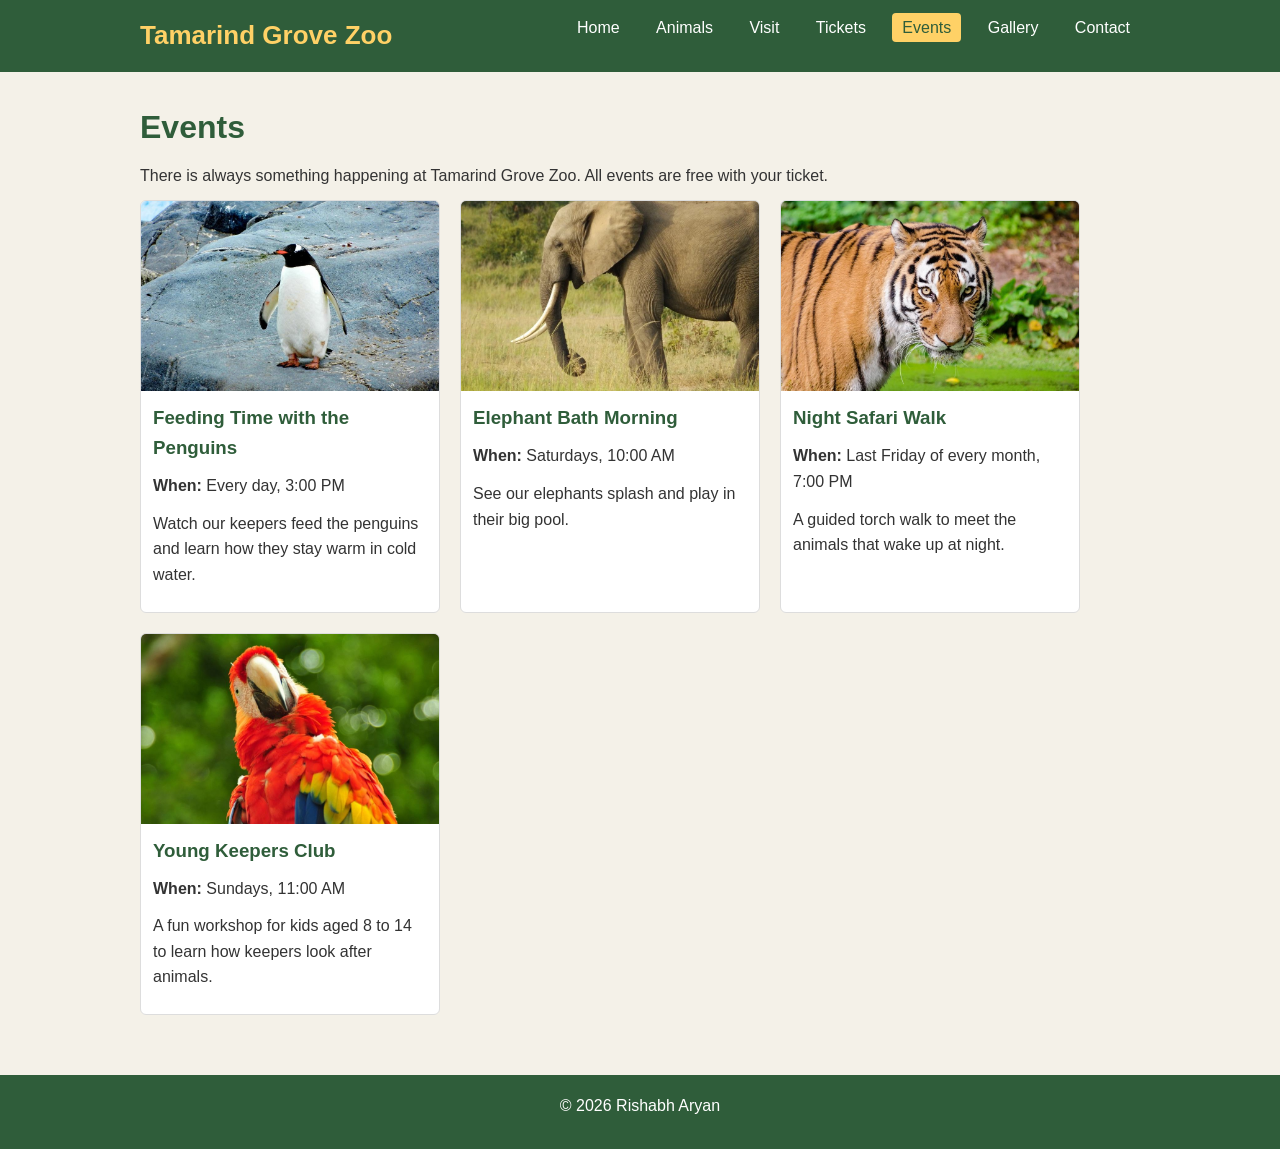
<file: simple/events.html>
<!DOCTYPE html>
<html lang="en">
<head>
  <meta charset="UTF-8">
  <meta name="viewport" content="width=device-width, initial-scale=1.0">
  <meta name="description" content="Tamarind Grove Zoo - Events">
  <title>Events | Tamarind Grove Zoo</title>
  <link rel="icon" href="images/favicon.svg" type="image/svg+xml">
  <link rel="stylesheet" href="css/style.css">
</head>
<body>

  <!-- top bar with logo and menu -->
  <header>
    <div class="container clearfix">
      <a class="logo" href="index.html">Tamarind Grove Zoo</a>
      <nav>
        <ul>
          <li><a href="index.html">Home</a></li>
          <li><a href="animals.html">Animals</a></li>
          <li><a href="visit.html">Visit</a></li>
          <li><a href="tickets.html">Tickets</a></li>
          <li><a href="events.html">Events</a></li>
          <li><a href="gallery.html">Gallery</a></li>
          <li><a href="contact.html">Contact</a></li>
        </ul>
      </nav>
    </div>
  </header>

  <main>
    <div class="container">
      <h1>Events</h1>
      <p>There is always something happening at Tamarind Grove Zoo. All events are free with your ticket.</p>
      <div class="cards">
        <div class="card">
          <img src="images/penguin.jpg" alt="A penguin standing on grey rocks">
          <div class="card-text">
            <h3>Feeding Time with the Penguins</h3>
            <p><b>When:</b> Every day, 3:00 PM</p>
            <p>Watch our keepers feed the penguins and learn how they stay warm in cold water.</p>
          </div>
        </div>
        <div class="card">
          <img src="images/elephant.jpg" alt="An African elephant with long tusks walking in grass">
          <div class="card-text">
            <h3>Elephant Bath Morning</h3>
            <p><b>When:</b> Saturdays, 10:00 AM</p>
            <p>See our elephants splash and play in their big pool.</p>
          </div>
        </div>
        <div class="card">
          <img src="images/tiger.jpg" alt="A Bengal tiger walking on green grass">
          <div class="card-text">
            <h3>Night Safari Walk</h3>
            <p><b>When:</b> Last Friday of every month, 7:00 PM</p>
            <p>A guided torch walk to meet the animals that wake up at night.</p>
          </div>
        </div>
        <div class="card">
          <img src="images/macaw.jpg" alt="A bright red, yellow and blue macaw">
          <div class="card-text">
            <h3>Young Keepers Club</h3>
            <p><b>When:</b> Sundays, 11:00 AM</p>
            <p>A fun workshop for kids aged 8 to 14 to learn how keepers look after animals.</p>
          </div>
        </div>
      </div>
    </div>
  </main>

  <!-- bottom of the page -->
  <footer>
    <p>&copy; 2026 Rishabh Aryan</p>
  </footer>

  <script src="js/script.js"></script>
</body>
</html>
</file>
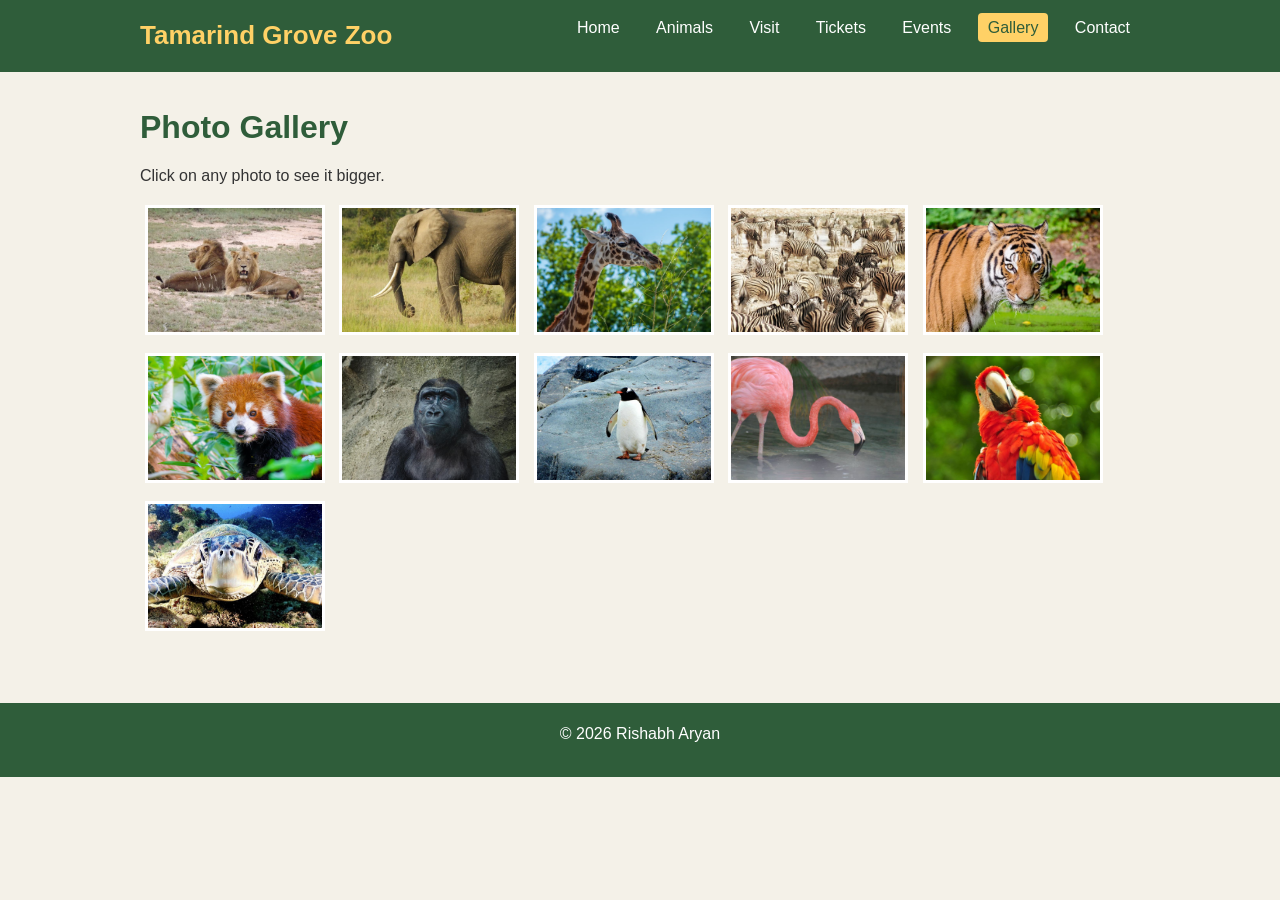
<file: simple/gallery.html>
<!DOCTYPE html>
<html lang="en">
<head>
  <meta charset="UTF-8">
  <meta name="viewport" content="width=device-width, initial-scale=1.0">
  <meta name="description" content="Tamarind Grove Zoo - Gallery">
  <title>Gallery | Tamarind Grove Zoo</title>
  <link rel="icon" href="images/favicon.svg" type="image/svg+xml">
  <link rel="stylesheet" href="css/style.css">
</head>
<body>

  <!-- top bar with logo and menu -->
  <header>
    <div class="container clearfix">
      <a class="logo" href="index.html">Tamarind Grove Zoo</a>
      <nav>
        <ul>
          <li><a href="index.html">Home</a></li>
          <li><a href="animals.html">Animals</a></li>
          <li><a href="visit.html">Visit</a></li>
          <li><a href="tickets.html">Tickets</a></li>
          <li><a href="events.html">Events</a></li>
          <li><a href="gallery.html">Gallery</a></li>
          <li><a href="contact.html">Contact</a></li>
        </ul>
      </nav>
    </div>
  </header>

  <main>
    <div class="container">
      <h1>Photo Gallery</h1>
      <p>Click on any photo to see it bigger.</p>
      <div class="gallery">
        <img src="images/lion.jpg" alt="Two male lions resting on the ground">
        <img src="images/elephant.jpg" alt="An African elephant with long tusks walking in grass">
        <img src="images/giraffe.jpg" alt="Close-up of a giraffe's head and neck">
        <img src="images/zebra.jpg" alt="A large herd of zebras at a waterhole">
        <img src="images/tiger.jpg" alt="A Bengal tiger walking on green grass">
        <img src="images/red-panda.jpg" alt="A red panda looking out from green leaves">
        <img src="images/gorilla.jpg" alt="A gorilla sitting in front of a rock wall">
        <img src="images/penguin.jpg" alt="A penguin standing on grey rocks">
        <img src="images/flamingo.jpg" alt="A pink flamingo bending its neck over the water">
        <img src="images/macaw.jpg" alt="A bright red, yellow and blue macaw">
        <img src="images/turtle.jpg" alt="A green sea turtle swimming over a coral reef">
      </div>
    </div>
  </main>

  <!-- big photo viewer, shown by script.js -->
  <div id="bigView">
    <img id="bigImage" src="images/lion.jpg" alt="Big photo">
    <p id="bigCaption"></p>
    <button class="button" id="prevButton" type="button">&lt; Previous</button>
    <button class="button" id="closeButton" type="button">Close</button>
    <button class="button" id="nextButton" type="button">Next &gt;</button>
  </div>

  <!-- bottom of the page -->
  <footer>
    <p>&copy; 2026 Rishabh Aryan</p>
  </footer>

  <script src="js/script.js"></script>
</body>
</html>
</file>
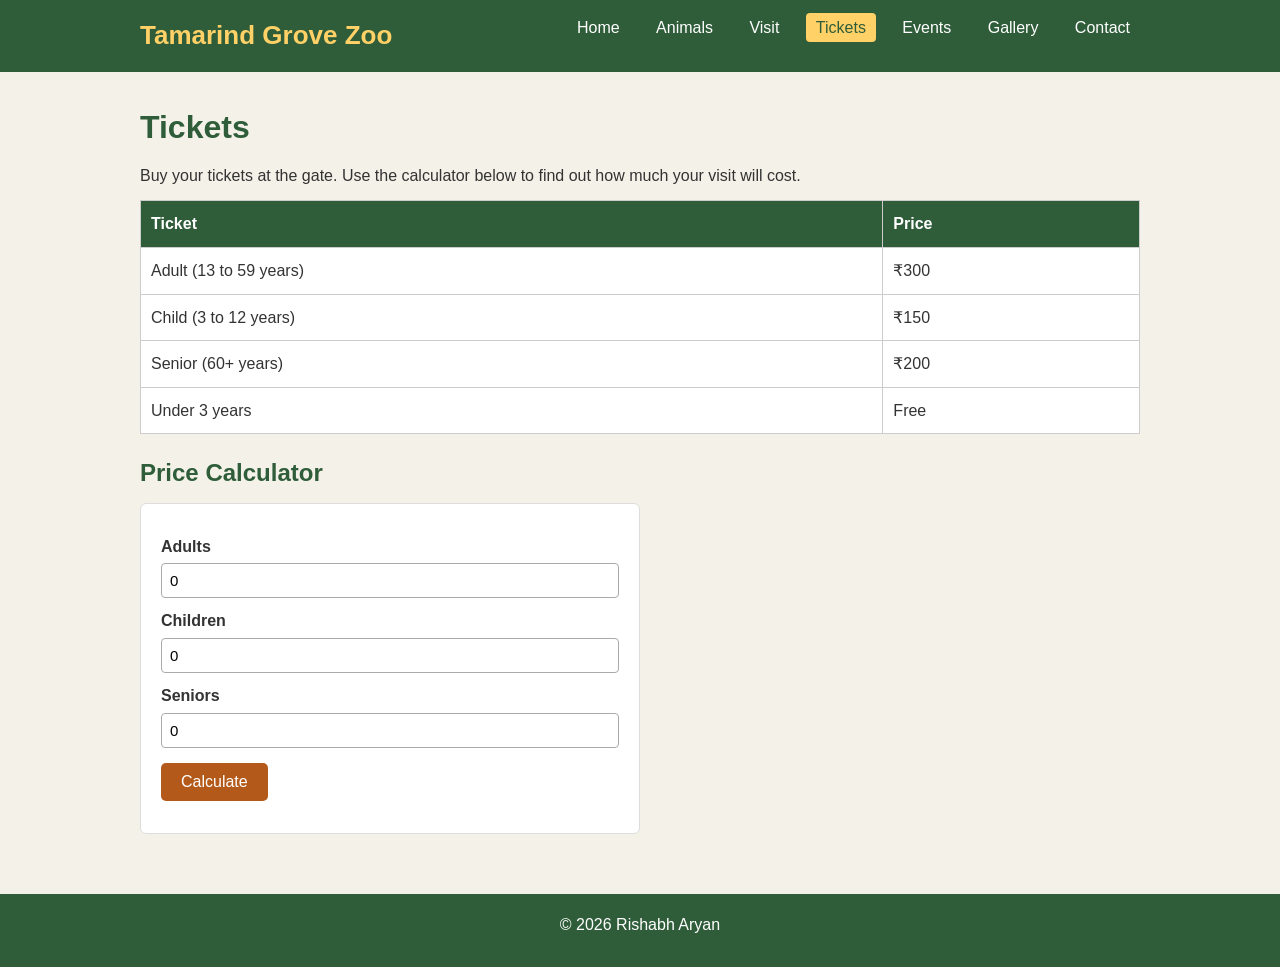
<file: simple/tickets.html>
<!DOCTYPE html>
<html lang="en">
<head>
  <meta charset="UTF-8">
  <meta name="viewport" content="width=device-width, initial-scale=1.0">
  <meta name="description" content="Tamarind Grove Zoo - Tickets">
  <title>Tickets | Tamarind Grove Zoo</title>
  <link rel="icon" href="images/favicon.svg" type="image/svg+xml">
  <link rel="stylesheet" href="css/style.css">
</head>
<body>

  <!-- top bar with logo and menu -->
  <header>
    <div class="container clearfix">
      <a class="logo" href="index.html">Tamarind Grove Zoo</a>
      <nav>
        <ul>
          <li><a href="index.html">Home</a></li>
          <li><a href="animals.html">Animals</a></li>
          <li><a href="visit.html">Visit</a></li>
          <li><a href="tickets.html">Tickets</a></li>
          <li><a href="events.html">Events</a></li>
          <li><a href="gallery.html">Gallery</a></li>
          <li><a href="contact.html">Contact</a></li>
        </ul>
      </nav>
    </div>
  </header>

  <main>
    <div class="container">
      <h1>Tickets</h1>
      <p>Buy your tickets at the gate. Use the calculator below to find out how much your visit will cost.</p>

      <table>
        <thead>
          <tr>
            <th>Ticket</th>
            <th>Price</th>
          </tr>
        </thead>
        <tbody>
        <tr>
          <td>Adult (13 to 59 years)</td>
          <td>&#8377;300</td>
        </tr>
        <tr>
          <td>Child (3 to 12 years)</td>
          <td>&#8377;150</td>
        </tr>
        <tr>
          <td>Senior (60+ years)</td>
          <td>&#8377;200</td>
        </tr>
        <tr>
          <td>Under 3 years</td>
          <td>Free</td>
        </tr>
        </tbody>
      </table>

      <h2>Price Calculator</h2>
      <!-- the calculator is made with script.js -->
      <form id="ticketForm">
        <label for="adults">Adults</label>
        <input type="number" id="adults" min="0" value="0">

        <label for="children">Children</label>
        <input type="number" id="children" min="0" value="0">

        <label for="seniors">Seniors</label>
        <input type="number" id="seniors" min="0" value="0">

        <button class="button" id="calcButton" type="submit">Calculate</button>
        <p class="message" id="total"></p>
      </form>
    </div>
  </main>

  <!-- bottom of the page -->
  <footer>
    <p>&copy; 2026 Rishabh Aryan</p>
  </footer>

  <script src="js/script.js"></script>
</body>
</html>
</file>
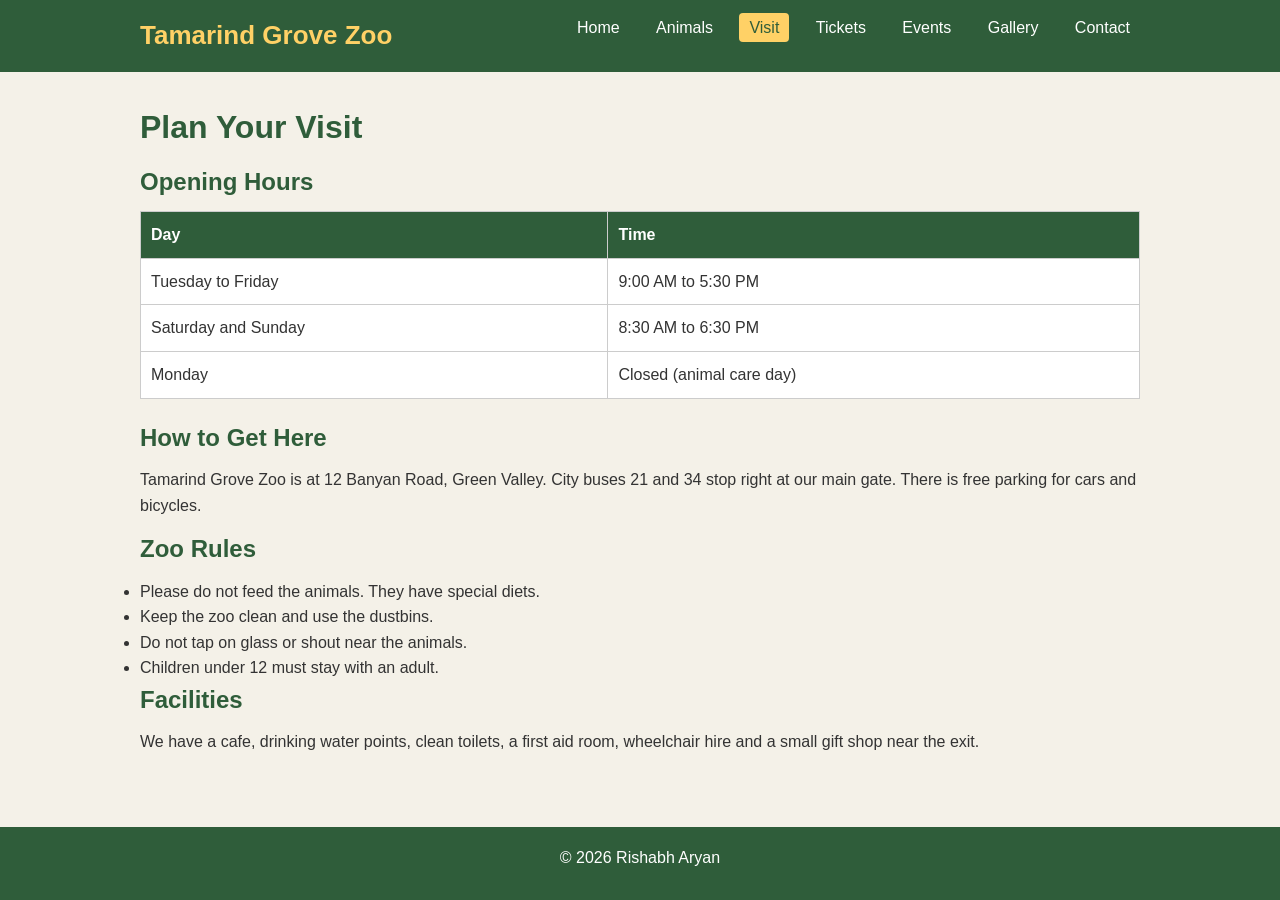
<file: simple/visit.html>
<!DOCTYPE html>
<html lang="en">
<head>
  <meta charset="UTF-8">
  <meta name="viewport" content="width=device-width, initial-scale=1.0">
  <meta name="description" content="Tamarind Grove Zoo - Visit">
  <title>Visit | Tamarind Grove Zoo</title>
  <link rel="icon" href="images/favicon.svg" type="image/svg+xml">
  <link rel="stylesheet" href="css/style.css">
</head>
<body>

  <!-- top bar with logo and menu -->
  <header>
    <div class="container clearfix">
      <a class="logo" href="index.html">Tamarind Grove Zoo</a>
      <nav>
        <ul>
          <li><a href="index.html">Home</a></li>
          <li><a href="animals.html">Animals</a></li>
          <li><a href="visit.html">Visit</a></li>
          <li><a href="tickets.html">Tickets</a></li>
          <li><a href="events.html">Events</a></li>
          <li><a href="gallery.html">Gallery</a></li>
          <li><a href="contact.html">Contact</a></li>
        </ul>
      </nav>
    </div>
  </header>

  <main>
    <div class="container">
      <h1>Plan Your Visit</h1>

      <h2>Opening Hours</h2>
      <table>
        <thead>
          <tr>
            <th>Day</th>
            <th>Time</th>
          </tr>
        </thead>
        <tbody>
        <tr>
          <td>Tuesday to Friday</td>
          <td>9:00 AM to 5:30 PM</td>
        </tr>
        <tr>
          <td>Saturday and Sunday</td>
          <td>8:30 AM to 6:30 PM</td>
        </tr>
        <tr>
          <td>Monday</td>
          <td>Closed (animal care day)</td>
        </tr>
        </tbody>
      </table>

      <h2>How to Get Here</h2>
      <p>Tamarind Grove Zoo is at 12 Banyan Road, Green Valley. City buses 21 and 34 stop right at our main gate. There is free parking for cars and bicycles.</p>

      <h2>Zoo Rules</h2>
      <ul>
        <li>Please do not feed the animals. They have special diets.</li>
        <li>Keep the zoo clean and use the dustbins.</li>
        <li>Do not tap on glass or shout near the animals.</li>
        <li>Children under 12 must stay with an adult.</li>
      </ul>

      <h2>Facilities</h2>
      <p>We have a cafe, drinking water points, clean toilets, a first aid room, wheelchair hire and a small gift shop near the exit.</p>
    </div>
  </main>

  <!-- bottom of the page -->
  <footer>
    <p>&copy; 2026 Rishabh Aryan</p>
  </footer>

  <script src="js/script.js"></script>
</body>
</html>
</file>
<file: advanced/assets/css/styles.css>
/* =========================================================
   Tamarind Grove Zoo — advanced stylesheet
   Author: Rishabh Aryan
   Mobile-first · CSS custom properties · dark/light themes
   ========================================================= */

/* ---------- Design tokens ---------- */
:root {
  --font-display: "Avenir Next Condensed", "Arial Narrow", "Roboto Condensed", "Helvetica Neue", system-ui, sans-serif;
  --font-body: system-ui, -apple-system, "Segoe UI", Roboto, "Helvetica Neue", Arial, sans-serif;

  --gold: #f5b83d;
  --gold-2: #ffd978;
  --neon: #5cffb0;
  --ember: #ff7a45;

  --radius: 18px;
  --radius-sm: 10px;
  --ease: cubic-bezier(.2, .8, .2, 1);
  --shadow: 0 20px 50px -20px rgba(0, 0, 0, .55);
  --wrap: 1180px;
}

[data-theme="dark"] {
  --bg: #06110c;
  --bg-2: #0a1c14;
  --text: #ecf3ee;
  --muted: #a6b8ad;
  --line: rgba(255, 255, 255, .12);
  --glass: rgba(18, 40, 30, .55);
  --glass-strong: rgba(14, 30, 23, .85);
  --chip: rgba(255, 255, 255, .06);
  --accent: var(--gold);
  --accent-ink: #1a1203;
  --focus: var(--neon);
  color-scheme: dark;
}

[data-theme="light"] {
  --bg: #f5f0e3;
  --bg-2: #ebe3cf;
  --text: #13261c;
  --muted: #4a5f53;
  --line: rgba(19, 38, 28, .15);
  --glass: rgba(255, 255, 255, .6);
  --glass-strong: rgba(255, 255, 255, .9);
  --chip: rgba(19, 38, 28, .06);
  --accent: #b86e00;
  --accent-ink: #fff;
  --focus: #0b7a4b;
  color-scheme: light;
}

/* ---------- Base ---------- */
*, *::before, *::after { box-sizing: border-box; }
[hidden] { display: none !important; }
html { scroll-behavior: smooth; scroll-padding-top: 80px; }
body {
  margin: 0;
  font-family: var(--font-body);
  font-size: 1rem;
  line-height: 1.6;
  color: var(--text);
  background:
    radial-gradient(1200px 600px at 10% -10%, rgba(92, 255, 176, .07), transparent 60%),
    radial-gradient(900px 500px at 100% 20%, rgba(245, 184, 61, .07), transparent 60%),
    var(--bg);
  transition: background-color .4s var(--ease), color .4s var(--ease);
  -webkit-font-smoothing: antialiased;
}
img { max-width: 100%; display: block; }
a { color: inherit; }
button, input, select, textarea { font: inherit; color: inherit; }
h1, h2, h3 { font-family: var(--font-display); line-height: 1.05; margin: 0 0 .5em; letter-spacing: -.01em; }
h2 { font-size: clamp(2.2rem, 6vw, 4rem); font-weight: 800; text-transform: uppercase; }
h3 { font-size: 1.35rem; font-weight: 700; }
p { margin: 0 0 1em; }
ul { margin: 0; padding: 0; list-style: none; }

:focus-visible { outline: 3px solid var(--focus); outline-offset: 3px; border-radius: 6px; }

.wrap { width: min(100% - 2.5rem, var(--wrap)); margin-inline: auto; }
.sr-only { position: absolute; width: 1px; height: 1px; padding: 0; margin: -1px; overflow: hidden; clip: rect(0 0 0 0); white-space: nowrap; border: 0; }
.skip-link { position: absolute; left: 1rem; top: -100px; z-index: 100; background: var(--accent); color: var(--accent-ink); padding: .6rem 1rem; border-radius: var(--radius-sm); font-weight: 700; }
.skip-link:focus { top: 1rem; }

.eyebrow {
  display: inline-block;
  font-size: .78rem;
  font-weight: 700;
  letter-spacing: .22em;
  text-transform: uppercase;
  color: var(--accent);
  margin-bottom: .8rem;
}

.glass {
  background: var(--glass);
  border: 1px solid var(--line);
  border-radius: var(--radius);
  -webkit-backdrop-filter: blur(18px) saturate(140%);
  backdrop-filter: blur(18px) saturate(140%);
  box-shadow: var(--shadow);
}

/* ---------- Buttons ---------- */
.btn {
  --bg-btn: transparent;
  display: inline-flex; align-items: center; justify-content: center; gap: .5rem;
  min-height: 48px; padding: .8rem 1.5rem;
  border-radius: 999px; border: 1px solid transparent;
  font-weight: 700; letter-spacing: .02em; text-decoration: none; cursor: pointer;
  transition: transform .25s var(--ease), box-shadow .25s var(--ease), background-color .25s var(--ease), border-color .25s;
}
.btn:hover { transform: translateY(-2px); }
.btn:active { transform: translateY(0) scale(.98); }
.btn-primary {
  background: linear-gradient(135deg, var(--gold-2), var(--gold) 50%, var(--ember));
  color: #1a1203;
  box-shadow: 0 10px 30px -10px rgba(245, 184, 61, .7);
}
.btn-primary:hover { box-shadow: 0 16px 40px -10px rgba(245, 184, 61, .9); }
.btn-ghost { border-color: var(--line); background: var(--chip); }
.btn-ghost:hover { border-color: var(--accent); }

.icon-btn {
  display: grid; place-items: center;
  width: 44px; height: 44px; border-radius: 50%;
  border: 1px solid var(--line); background: var(--glass-strong);
  cursor: pointer; font-size: 1.2rem;
  transition: transform .2s var(--ease), border-color .2s;
}
.icon-btn:hover { transform: scale(1.08); border-color: var(--accent); }

/* ---------- Header ---------- */
.site-header {
  position: fixed; inset: 0 0 auto 0; z-index: 50;
  transition: background-color .3s, box-shadow .3s, backdrop-filter .3s;
}
.site-header.is-scrolled {
  background: var(--glass-strong);
  -webkit-backdrop-filter: blur(14px);
  backdrop-filter: blur(14px);
  box-shadow: 0 1px 0 var(--line);
}
.header-inner { display: flex; align-items: center; gap: 1rem; height: 72px; }
.brand { display: inline-flex; align-items: center; gap: .6rem; text-decoration: none; font-family: var(--font-display); font-weight: 800; font-size: 1.35rem; text-transform: uppercase; letter-spacing: .04em; }
.brand em { font-style: normal; color: var(--accent); }
.site-header:not(.is-scrolled) .brand,
.site-header:not(.is-scrolled) .site-nav a { color: #fff; }

.nav-toggle {
  margin-left: auto; width: 44px; height: 44px; border: 1px solid var(--line); border-radius: 12px;
  background: var(--glass-strong); display: grid; place-content: center; gap: 5px; cursor: pointer;
}
.nav-toggle .bar { width: 20px; height: 2px; background: currentColor; border-radius: 2px; transition: transform .3s var(--ease), opacity .3s; }
.site-header:not(.is-scrolled) .nav-toggle { color: #fff; background: rgba(0, 0, 0, .3); }
.nav-toggle[aria-expanded="true"] .bar:nth-child(1) { transform: translateY(7px) rotate(45deg); }
.nav-toggle[aria-expanded="true"] .bar:nth-child(2) { opacity: 0; }
.nav-toggle[aria-expanded="true"] .bar:nth-child(3) { transform: translateY(-7px) rotate(-45deg); }

.site-nav {
  position: fixed; inset: 72px 0 auto 0;
  background: var(--bg);
  -webkit-backdrop-filter: blur(16px); backdrop-filter: blur(16px);
  border-bottom: 1px solid var(--line);
  clip-path: inset(0 0 100% 0);
  visibility: hidden;
  transition: clip-path .4s var(--ease), visibility .4s;
}
.site-nav.is-open { clip-path: inset(0 0 0 0); visibility: visible; }
.site-nav ul { display: grid; padding: 1rem 1.25rem 1.5rem; gap: .25rem; }
.site-nav a {
  display: block; padding: .8rem 1rem; border-radius: 12px; text-decoration: none; font-weight: 600;
  position: relative;
}
.site-header .site-nav.is-open a { color: var(--text); }
.site-nav a:hover, .site-nav a.is-active { background: var(--chip); color: var(--accent); }

.theme-toggle { width: 44px; height: 44px; border-radius: 50%; border: 1px solid var(--line); background: var(--glass-strong); display: grid; place-items: center; cursor: pointer; transition: transform .4s var(--ease); }
.theme-toggle:hover { transform: rotate(25deg); }
.theme-toggle svg { width: 20px; height: 20px; fill: none; stroke: var(--accent); stroke-width: 2; stroke-linecap: round; }
.theme-toggle .icon-moon { fill: var(--accent); stroke: none; }
[data-theme="dark"] .icon-moon, [data-theme="light"] .icon-sun { display: none; }

/* ---------- Hero ---------- */
.hero {
  position: relative; min-height: 100svh; display: grid; align-items: center;
  overflow: hidden; color: #fff; isolation: isolate;
  padding: 110px 0 90px;
}
.hero-bg {
  position: absolute; inset: -8% 0 0 0; z-index: -3;
  background:
    linear-gradient(180deg, rgba(4, 12, 8, .35) 0%, rgba(4, 12, 8, .6) 86%, var(--bg) 100%),
    linear-gradient(90deg, rgba(4, 12, 8, .85) 0%, rgba(4, 12, 8, .2) 70%),
    url("../img/hero.jpg") center / cover no-repeat;
  transform: translate3d(0, var(--parallax, 0px), 0) scale(1.08);
  will-change: transform;
}
.hero-glow {
  position: absolute; z-index: -2; width: 70vmax; height: 70vmax; right: -25vmax; top: -20vmax;
  background: radial-gradient(circle, rgba(245, 184, 61, .35), rgba(255, 122, 69, .12) 40%, transparent 65%);
  filter: blur(10px);
  animation: breathe 9s ease-in-out infinite;
}
@keyframes breathe { 50% { transform: scale(1.12) translate(-3%, 4%); opacity: .8; } }

.fireflies { position: absolute; inset: 0; z-index: -1; pointer-events: none; }
.fireflies span {
  position: absolute; width: 5px; height: 5px; border-radius: 50%;
  background: var(--neon); box-shadow: 0 0 12px 3px rgba(92, 255, 176, .7);
  opacity: 0; animation: float 12s linear infinite;
}
.fireflies span:nth-child(1)  { left: 8%;  top: 70%; animation-delay: 0s; }
.fireflies span:nth-child(2)  { left: 18%; top: 40%; animation-delay: 2s; animation-duration: 14s; }
.fireflies span:nth-child(3)  { left: 28%; top: 80%; animation-delay: 4s; }
.fireflies span:nth-child(4)  { left: 38%; top: 60%; animation-delay: 1s; animation-duration: 16s; }
.fireflies span:nth-child(5)  { left: 48%; top: 85%; animation-delay: 6s; }
.fireflies span:nth-child(6)  { left: 58%; top: 50%; animation-delay: 3s; animation-duration: 13s; }
.fireflies span:nth-child(7)  { left: 66%; top: 75%; animation-delay: 5s; }
.fireflies span:nth-child(8)  { left: 74%; top: 35%; animation-delay: 7s; animation-duration: 15s; }
.fireflies span:nth-child(9)  { left: 82%; top: 65%; animation-delay: 2.5s; }
.fireflies span:nth-child(10) { left: 90%; top: 45%; animation-delay: 8s; }
.fireflies span:nth-child(11) { left: 12%; top: 25%; animation-delay: 9s; animation-duration: 18s; background: var(--gold-2); box-shadow: 0 0 12px 3px rgba(255, 217, 120, .7); }
.fireflies span:nth-child(12) { left: 70%; top: 20%; animation-delay: 4.5s; background: var(--gold-2); box-shadow: 0 0 12px 3px rgba(255, 217, 120, .7); }
@keyframes float {
  0% { transform: translate(0, 0); opacity: 0; }
  15% { opacity: 1; }
  50% { transform: translate(30px, -80px); opacity: .6; }
  85% { opacity: 1; }
  100% { transform: translate(-20px, -180px); opacity: 0; }
}

.hero-content { max-width: 920px; margin-inline: auto; width: min(100% - 2.5rem, var(--wrap)); }
.hero .eyebrow { color: var(--gold-2); }
.hero-title {
  font-size: clamp(3.4rem, 13vw, 9.5rem);
  font-weight: 900; text-transform: uppercase; letter-spacing: -.03em; line-height: .88;
  margin-bottom: 1.5rem;
}
.hero-title .line { display: block; opacity: 0; transform: translateY(40px); animation: rise .9s var(--ease) forwards; }
.hero-title .line:nth-child(2) { animation-delay: .12s; }
.hero-title .line:nth-child(3) { animation-delay: .24s; }
@keyframes rise { to { opacity: 1; transform: none; } }
.hero-title .gold {
  background: linear-gradient(100deg, var(--gold-2), var(--gold) 40%, var(--ember) 70%, var(--gold-2));
  background-size: 200% auto;
  -webkit-background-clip: text; background-clip: text; color: transparent;
  animation: rise .9s var(--ease) .12s forwards, shimmer 6s linear 1s infinite;
}
@keyframes shimmer { to { background-position: 200% center; } }
.hero-title .outline { color: transparent; -webkit-text-stroke: 2px rgba(255, 255, 255, .85); }
.hero-lead { font-size: clamp(1.05rem, 2.2vw, 1.25rem); max-width: 40rem; color: rgba(255, 255, 255, .85); }
.hero-actions { display: flex; flex-wrap: wrap; gap: .8rem; margin: 2rem 0 2.5rem; }
.hero .btn-ghost { color: #fff; border-color: rgba(255, 255, 255, .35); background: rgba(255, 255, 255, .08); -webkit-backdrop-filter: blur(8px); backdrop-filter: blur(8px); }
.hero-stats { display: flex; flex-wrap: wrap; gap: 1rem 2.5rem; margin: 0; }
.hero-stats div { border-left: 2px solid var(--gold); padding-left: .9rem; }
.hero-stats dt { font-size: .78rem; letter-spacing: .14em; text-transform: uppercase; color: rgba(255, 255, 255, .8); }
.hero-stats dd { margin: 0; font-family: var(--font-display); font-size: 2.4rem; font-weight: 800; }

.scroll-cue { position: absolute; left: 50%; bottom: 24px; translate: -50% 0; width: 28px; height: 46px; border: 2px solid rgba(255, 255, 255, .6); border-radius: 20px; }
.scroll-cue span { position: absolute; left: 50%; top: 8px; width: 4px; height: 8px; margin-left: -2px; background: var(--gold); border-radius: 2px; animation: cue 1.8s ease-in-out infinite; }
@keyframes cue { 50% { transform: translateY(14px); opacity: .3; } }

/* ---------- Marquee ---------- */
.marquee { overflow: hidden; border-block: 1px solid var(--line); background: linear-gradient(90deg, rgba(245, 184, 61, .08), rgba(92, 255, 176, .06)); }
.marquee-track { display: flex; gap: 2rem; width: max-content; padding: 1rem 0; animation: marquee 40s linear infinite; font-family: var(--font-display); font-size: 1.4rem; font-weight: 800; text-transform: uppercase; letter-spacing: .06em; color: var(--muted); }
.marquee-track span:nth-child(even) { color: var(--accent); }
@keyframes marquee { to { transform: translateX(-50%); } }

/* ---------- Sections ---------- */
.section { padding: clamp(4.5rem, 10vw, 8rem) 0; position: relative; }
.section-alt { background: linear-gradient(180deg, transparent, var(--bg-2) 15%, var(--bg-2) 85%, transparent); }
.section-head { max-width: 46rem; margin-bottom: 2.5rem; }
.section-head p:last-child { color: var(--muted); font-size: 1.1rem; }

/* Scroll reveal */
.reveal { opacity: 0; transform: translateY(28px); transition: opacity .8s var(--ease), transform .8s var(--ease); }
.reveal.is-visible { opacity: 1; transform: none; }
.no-js .reveal { opacity: 1; transform: none; }

/* ---------- Toolbar & chips ---------- */
.toolbar { display: grid; gap: 1rem; margin-bottom: 1rem; }
.search { position: relative; display: block; }
.search svg { position: absolute; z-index: 1; pointer-events: none; left: 1rem; top: 50%; translate: 0 -50%; width: 20px; height: 20px; fill: none; stroke: var(--muted); stroke-width: 2; stroke-linecap: round; }
.search input {
  width: 100%; min-height: 52px; padding: .8rem 1rem .8rem 3rem; border-radius: 999px;
  border: 1px solid var(--line); background: var(--glass);
  -webkit-backdrop-filter: blur(10px); backdrop-filter: blur(10px);
  transition: border-color .2s, box-shadow .2s;
}
.search input:focus { outline: none; border-color: var(--accent); box-shadow: 0 0 0 4px rgba(245, 184, 61, .2); }
.chips { display: flex; flex-wrap: wrap; gap: .5rem; margin-bottom: 1.5rem; }
.toolbar .chips { margin-bottom: 0; }
.chip {
  min-height: 44px; padding: .5rem 1.1rem; border-radius: 999px; border: 1px solid var(--line);
  background: var(--chip); cursor: pointer; font-weight: 600;
  transition: background-color .2s, color .2s, border-color .2s, transform .2s var(--ease);
}
.chip:hover { border-color: var(--accent); transform: translateY(-1px); }
.chip.is-active { background: var(--accent); color: var(--accent-ink); border-color: var(--accent); }
.result-count { color: var(--muted); font-size: .9rem; }

/* ---------- Animal cards ---------- */
.animal-grid { display: grid; gap: 1.25rem; grid-template-columns: repeat(auto-fill, minmax(260px, 1fr)); }
.animal-card {
  position: relative; display: block; width: 100%; padding: 0; text-align: left; cursor: pointer;
  border-radius: var(--radius); overflow: hidden; border: 1px solid var(--line); background: var(--bg-2);
  aspect-ratio: 4 / 5; isolation: isolate;
  transition: transform .5s var(--ease), box-shadow .5s var(--ease), border-color .3s;
  animation: cardIn .6s var(--ease) both;
}
@keyframes cardIn { from { opacity: 0; transform: translateY(20px) scale(.97); } }
.animal-card img { position: absolute; inset: 0; width: 100%; height: 100%; object-fit: cover; z-index: -2; transition: transform .8s var(--ease), filter .5s; }
.animal-card::after { content: ""; position: absolute; inset: 0; z-index: -1; background: linear-gradient(180deg, transparent 35%, rgba(3, 10, 6, .92)); }
.animal-card:hover, .animal-card:focus-visible { transform: translateY(-6px); border-color: var(--gold); box-shadow: 0 30px 60px -25px rgba(245, 184, 61, .45); }
.animal-card:hover img { transform: scale(1.08); filter: saturate(1.2); }
.card-body { position: absolute; inset: auto 0 0 0; padding: 1.25rem; color: #fff; }
.card-tag { display: inline-block; font-size: .72rem; font-weight: 700; letter-spacing: .14em; text-transform: uppercase; padding: .3rem .7rem; border-radius: 999px; background: rgba(255, 255, 255, .14); -webkit-backdrop-filter: blur(8px); backdrop-filter: blur(8px); margin-bottom: .6rem; }
.card-body h3 { font-size: 1.6rem; text-transform: uppercase; margin-bottom: .3rem; }
.card-body p { margin: 0; font-size: .95rem; color: rgba(255, 255, 255, .85); }
.card-more { display: inline-block; margin-top: .7rem; color: var(--gold-2); font-weight: 700; font-size: .9rem; transition: letter-spacing .3s var(--ease); }
.animal-card:hover .card-more { letter-spacing: .06em; }
.empty { text-align: center; padding: 3rem 1rem; color: var(--muted); }

/* ---------- Booking ---------- */
.booking { display: grid; gap: 1.5rem; align-items: start; }
.booking-form, .summary, .confirmation, .contact-form, .info-card { padding: clamp(1.25rem, 3vw, 2rem); }
.steps { display: flex; gap: .5rem; padding: 0; margin: 0 0 1.75rem; list-style: none; counter-reset: none; }
.steps li { flex: 1; display: flex; align-items: center; gap: .5rem; font-weight: 600; font-size: .9rem; color: var(--muted); padding-bottom: .8rem; border-bottom: 3px solid var(--line); transition: color .3s, border-color .3s; }
.steps li span { display: grid; place-items: center; width: 28px; height: 28px; border-radius: 50%; border: 1px solid var(--line); font-size: .85rem; }
.steps li.is-current, .steps li.is-done { color: var(--text); border-color: var(--accent); }
.steps li.is-current span, .steps li.is-done span { background: var(--accent); color: var(--accent-ink); border-color: var(--accent); }

fieldset { border: 0; padding: 0; margin: 0; min-width: 0; }
fieldset:not([hidden]) { animation: stepIn .45s var(--ease); }
@keyframes stepIn { from { opacity: 0; transform: translateX(20px); } }
legend { font-family: var(--font-display); font-size: 1.6rem; font-weight: 800; text-transform: uppercase; margin-bottom: 1rem; padding: 0; }
.field { margin-bottom: 1.1rem; }
label, .label { display: block; font-weight: 600; margin-bottom: .4rem; }
input[type="text"], input[type="email"], input[type="date"], input[type="number"], select, textarea {
  width: 100%; min-height: 48px; padding: .7rem .9rem; border-radius: var(--radius-sm);
  border: 1px solid var(--line); background: var(--glass-strong);
  transition: border-color .2s, box-shadow .2s;
}
textarea { resize: vertical; }
input:focus, select:focus, textarea:focus { outline: none; border-color: var(--accent); box-shadow: 0 0 0 4px rgba(245, 184, 61, .2); }
[aria-invalid="true"] { border-color: #ff6b6b !important; }
.error { color: #ff8a8a; font-size: .88rem; margin: .35rem 0 0; min-height: 1.2em; }
[data-theme="light"] .error { color: #b3261e; }
[data-theme="light"] [aria-invalid="true"] { border-color: #b3261e !important; }

.slots { display: grid; grid-template-columns: repeat(2, 1fr); gap: .6rem; }
.slot { margin: 0; position: relative; }
.slot input { position: absolute; opacity: 0; inset: 0; }
.slot span { display: block; text-align: center; padding: .75rem; border-radius: var(--radius-sm); border: 1px solid var(--line); background: var(--chip); cursor: pointer; transition: all .2s; }
.slot input:checked + span { background: var(--accent); color: var(--accent-ink); border-color: var(--accent); font-weight: 700; }
.slot input:focus-visible + span { outline: 3px solid var(--focus); outline-offset: 2px; }

.qty-row { display: flex; align-items: center; justify-content: space-between; gap: 1rem; padding: .8rem 0; border-bottom: 1px solid var(--line); }
.qty-label small { display: block; color: var(--muted); font-weight: 400; }
.qty { display: flex; align-items: center; gap: .4rem; }
.qty input { width: 64px; text-align: center; -moz-appearance: textfield; appearance: textfield; }
.qty input::-webkit-inner-spin-button, .qty input::-webkit-outer-spin-button { -webkit-appearance: none; margin: 0; }
.qty-btn { width: 44px; height: 44px; border-radius: 50%; border: 1px solid var(--line); background: var(--chip); font-size: 1.3rem; cursor: pointer; transition: background-color .2s, transform .15s; }
.qty-btn:hover { background: var(--accent); color: var(--accent-ink); }
.qty-btn:active { transform: scale(.9); }
.hint { color: var(--muted); font-size: .9rem; margin: .8rem 0; }
.addons { display: grid; gap: .6rem; }
.check { display: flex; align-items: center; gap: .7rem; padding: .8rem 1rem; border: 1px solid var(--line); border-radius: var(--radius-sm); background: var(--chip); cursor: pointer; margin: 0; }
.check input { width: 20px; height: 20px; accent-color: var(--accent); }
.check small { color: var(--muted); font-weight: 400; margin-left: .3rem; }

.step-actions { display: flex; justify-content: space-between; gap: .8rem; margin-top: 1.5rem; }
.step-actions #step-next { margin-left: auto; }

.summary h3 { text-transform: uppercase; }
.summary-lines li { display: flex; justify-content: space-between; gap: 1rem; padding: .55rem 0; border-bottom: 1px dashed var(--line); font-size: .95rem; }
.summary-lines li span:first-child { color: var(--muted); }
.summary-total { display: flex; justify-content: space-between; align-items: baseline; margin: 1rem 0 .5rem; font-weight: 700; }
.summary-total strong { font-family: var(--font-display); font-size: 2.4rem; color: var(--accent); transition: transform .3s var(--ease); }
.summary-total strong.bump { transform: scale(1.12); }
.summary-note { color: var(--muted); font-size: .85rem; margin: 0; }

.confirmation:focus { outline: none; }
.confirmation { max-width: 560px; margin: 0 auto; text-align: center; animation: pop .6s var(--ease); }
.confirmation .summary-lines { text-align: left; margin: 1rem 0; }
@keyframes pop { from { opacity: 0; transform: scale(.94); } }
.confirm-badge { width: 72px; height: 72px; margin: 0 auto 1rem; border-radius: 50%; display: grid; place-items: center; font-size: 2rem; font-weight: 900; color: #1a1203; background: linear-gradient(135deg, var(--gold-2), var(--gold)); box-shadow: 0 0 0 10px rgba(245, 184, 61, .15), 0 0 40px rgba(245, 184, 61, .5); }

/* ---------- Events ---------- */
.event-list { display: grid; gap: 1rem; }
.event {
  display: grid; grid-template-columns: auto 1fr; gap: 1.25rem; align-items: center;
  padding: 1.25rem; border-radius: var(--radius); border: 1px solid var(--line); background: var(--glass);
  -webkit-backdrop-filter: blur(12px); backdrop-filter: blur(12px);
  transition: transform .3s var(--ease), border-color .3s;
  animation: cardIn .5s var(--ease) both;
}
.event:hover { transform: translateX(6px); border-color: var(--accent); }
.event-when { min-width: 92px; text-align: center; padding: .7rem; border-radius: var(--radius-sm); background: linear-gradient(160deg, rgba(245, 184, 61, .22), rgba(255, 122, 69, .12)); }
.event-when strong { display: block; font-family: var(--font-display); font-size: 1.3rem; text-transform: uppercase; line-height: 1.1; }
.event-when span { font-size: .85rem; color: var(--muted); }
.event h3 { margin-bottom: .25rem; }
.event p { margin: 0; color: var(--muted); }
.event-meta { display: inline-block; font-size: .75rem; letter-spacing: .12em; text-transform: uppercase; color: var(--accent); font-weight: 700; margin-bottom: .3rem; }

/* ---------- Gallery ---------- */
.gallery-grid { display: grid; gap: .8rem; grid-template-columns: repeat(2, 1fr); grid-auto-rows: 160px; }
.gallery-grid li:nth-child(5n + 1) { grid-row: span 2; }
.gallery-btn { display: block; width: 100%; height: 100%; padding: 0; border: 0; border-radius: var(--radius-sm); overflow: hidden; cursor: zoom-in; position: relative; background: var(--bg-2); }
.gallery-btn img { width: 100%; height: 100%; object-fit: cover; transition: transform .7s var(--ease), filter .4s; }
.gallery-btn::after { content: ""; position: absolute; inset: 0; background: linear-gradient(180deg, transparent 50%, rgba(0, 0, 0, .5)); opacity: 0; transition: opacity .3s; }
.gallery-btn:hover img, .gallery-btn:focus-visible img { transform: scale(1.07); }
.gallery-btn:hover::after { opacity: 1; }

/* ---------- Info ---------- */
.info-grid { display: grid; gap: 1.25rem; }
.info-card h3 { color: var(--accent); text-transform: uppercase; }
.info-card p { color: var(--muted); margin: 0; }
.hours { width: 100%; border-collapse: collapse; }
.hours th, .hours td { text-align: left; padding: .5rem 0; border-bottom: 1px solid var(--line); }
.hours th { font-weight: 600; padding-right: 1rem; }
.hours td { color: var(--muted); }

/* ---------- Contact ---------- */
.contact-wrap { display: grid; gap: 1rem; }
.form-status { margin: 1rem 0 0; font-weight: 600; min-height: 1.5em; }
.form-status.ok { color: var(--neon); }
[data-theme="light"] .form-status.ok { color: #0b7a4b; }

/* ---------- Footer ---------- */
.site-footer { border-top: 1px solid var(--line); padding: 2rem 0; }
.footer-inner { display: flex; flex-wrap: wrap; align-items: center; justify-content: space-between; gap: 1rem; }
.footer-inner p { margin: 0; color: var(--muted); }
.to-top { text-decoration: none; font-weight: 600; color: var(--accent); }

/* ---------- Dialogs ---------- */
dialog { border: 0; padding: 0; color: var(--text); background: transparent; max-width: none; max-height: none; }
dialog::backdrop { background: rgba(2, 8, 5, .8); -webkit-backdrop-filter: blur(6px); backdrop-filter: blur(6px); }
dialog[open] { animation: pop .4s var(--ease); }
.modal { width: min(100% - 2rem, 860px); }
.modal-inner { position: relative; display: grid; border-radius: var(--radius); overflow: hidden; background: var(--glass-strong); border: 1px solid var(--line); box-shadow: var(--shadow); }
.modal-inner > img { width: 100%; aspect-ratio: 16 / 10; object-fit: cover; }
.modal-body { padding: 1.5rem; }
.modal-body h3 { font-size: 2.2rem; text-transform: uppercase; }
.modal-close { position: absolute; top: .8rem; right: .8rem; z-index: 2; }
.facts { display: grid; grid-template-columns: repeat(3, 1fr); gap: .8rem; margin: 1.2rem 0 0; }
.facts div { padding: .8rem; border-radius: var(--radius-sm); background: var(--chip); border: 1px solid var(--line); }
.facts dt { font-size: .72rem; letter-spacing: .12em; text-transform: uppercase; color: var(--muted); }
.facts dd { margin: 0; font-weight: 700; font-size: .95rem; }

.lightbox { width: 100vw; height: 100vh; height: 100dvh; display: none; place-items: center; }
.lightbox[open] { display: grid; }
.lightbox figure { margin: 0; max-width: min(92vw, 1100px); }
.lightbox img { max-height: 78vh; width: auto; margin: 0 auto; border-radius: var(--radius-sm); box-shadow: 0 30px 80px rgba(0, 0, 0, .6); }
.lightbox figcaption { color: #fff; text-align: center; margin-top: .8rem; }
.lb-count { color: var(--gold-2); margin-left: .5rem; font-weight: 700; }
.lb-close, .lb-prev, .lb-next { position: fixed; color: #fff; background: rgba(0, 0, 0, .5); }
.lb-close { top: 1rem; right: 1rem; }
.lb-prev { left: .75rem; top: 50%; translate: 0 -50%; font-size: 2rem; }
.lb-next { right: .75rem; top: 50%; translate: 0 -50%; font-size: 2rem; }

/* ---------- Tablet & up ---------- */
@media (min-width: 720px) {
  .toolbar { grid-template-columns: 1fr auto; align-items: center; }
  .gallery-grid { grid-template-columns: repeat(3, 1fr); grid-auto-rows: 200px; }
  .info-grid { grid-template-columns: repeat(2, 1fr); }
  .modal-inner { grid-template-columns: 1.1fr 1fr; }
  .modal-inner > img { height: 100%; aspect-ratio: auto; }
  .modal-body { padding: 2rem; align-self: center; }
  .slots { grid-template-columns: repeat(4, 1fr); }
}

/* ---------- Desktop ---------- */
@media (min-width: 980px) {
  .nav-toggle { display: none; }
  .site-nav { position: static; inset: auto; clip-path: none; visibility: visible; background: none; border: 0; -webkit-backdrop-filter: none; backdrop-filter: none; margin-left: auto; }
  .site-nav ul { display: flex; padding: 0; gap: .25rem; }
  .site-nav a { padding: .5rem .9rem; }
  .site-nav a::after { content: ""; position: absolute; left: .9rem; right: .9rem; bottom: .25rem; height: 2px; background: var(--accent); transform: scaleX(0); transform-origin: left; transition: transform .3s var(--ease); }
  .site-nav a:hover::after, .site-nav a.is-active::after { transform: scaleX(1); }
  .site-nav a:hover, .site-nav a.is-active { background: none; }
  .site-header:not(.is-scrolled) .site-nav a.is-active { color: var(--gold-2); }
  .booking { grid-template-columns: 1.6fr 1fr; }
  .summary { position: sticky; top: 96px; }
  .gallery-grid { grid-template-columns: repeat(4, 1fr); grid-auto-rows: 220px; }
  .info-grid { grid-template-columns: repeat(4, 1fr); }
  .contact-wrap { grid-template-columns: 1fr 1.3fr; gap: 3rem; align-items: start; }
  .event { grid-template-columns: auto 1fr auto; }
}

/* ---------- Reduced motion ---------- */
@media (prefers-reduced-motion: reduce) {
  *, *::before, *::after { animation-duration: .01ms !important; animation-iteration-count: 1 !important; transition-duration: .01ms !important; scroll-behavior: auto !important; }
  .reveal { opacity: 1; transform: none; }
  .hero-title .line { opacity: 1; transform: none; }
  .fireflies, .hero-glow { display: none; }
}
</file>
<file: simple/css/style.css>
/* ============================================
   Tamarind Grove Zoo - my stylesheet
   Made by Rishabh Aryan
   ============================================ */

/* reset some default spacing */
* {
  margin: 0;
  padding: 0;
  box-sizing: border-box;
}

body {
  font-family: Verdana, Arial, sans-serif;
  background-color: #f4f1e8;
  color: #333333;
  line-height: 1.6;
}

/* the box that holds everything in the middle */
.container {
  width: 90%;
  max-width: 1000px;
  margin: 0 auto;
}

/* ---------- HEADER ---------- */
header {
  background-color: #2f5d3a;
  color: white;
  padding: 15px 0;
}

.logo {
  float: left;
  font-size: 26px;
  font-weight: bold;
  color: #ffd166;
  text-decoration: none;
}

/* the menu */
nav {
  float: right;
}

nav ul {
  list-style: none;
}

nav li {
  display: inline-block;
  margin-left: 12px;
}

nav a {
  color: white;
  text-decoration: none;
  padding: 6px 10px;
  border-radius: 4px;
}

nav a:hover {
  background-color: #4a8a57;
}

/* this class is added by JavaScript to the page you are on */
nav a.active {
  background-color: #ffd166;
  color: #2f5d3a;
}

/* clearfix so the header wraps around the floats */
.clearfix::after {
  content: "";
  display: block;
  clear: both;
}

/* ---------- BANNER ON HOME PAGE ---------- */
.banner {
  /* dark layer on top of the photo so the white text is easy to read */
  background-image: linear-gradient(rgba(0, 0, 0, 0.35), rgba(0, 0, 0, 0.35)), url("../images/hero.jpg");
  background-size: cover;
  background-position: center;
  height: 380px;
  text-align: center;
  color: white;
  padding-top: 120px;
}

.banner h1 {
  font-size: 44px;
  color: white;
  text-shadow: 2px 2px 6px #000000;
}

.banner p {
  font-size: 20px;
  text-shadow: 1px 1px 4px #000000;
}

/* ---------- MAIN CONTENT ---------- */
main {
  padding: 30px 0;
}

h1, h2, h3 {
  color: #2f5d3a;
  margin-bottom: 10px;
}

p {
  margin-bottom: 12px;
}

.button {
  display: inline-block;
  background-color: #b35a1a;
  color: white;
  padding: 10px 20px;
  border: none;
  border-radius: 5px;
  font-size: 16px;
  cursor: pointer;
  text-decoration: none;
}

.button:hover {
  background-color: #8f4512;
}

/* yellow box for the fun fact */
.fact-box {
  background-color: #fff3c4;
  border-left: 6px solid #e07a2f;
  padding: 15px;
  margin: 20px 0;
}

/* ---------- CARDS (animals, events) ---------- */
.cards {
  display: flex;
  flex-wrap: wrap;
  gap: 20px;
}

.card {
  background-color: white;
  width: 300px;
  border: 1px solid #dddddd;
  border-radius: 6px;
  overflow: hidden;
}

.card img {
  width: 100%;
  height: 190px;
  object-fit: cover;
  display: block;
}

.card-text {
  padding: 12px;
}

/* ---------- TABLES ---------- */
table {
  width: 100%;
  border-collapse: collapse;
  background-color: white;
  margin-bottom: 20px;
}

th, td {
  border: 1px solid #cccccc;
  padding: 10px;
  text-align: left;
}

th {
  background-color: #2f5d3a;
  color: white;
}

/* ---------- FORMS ---------- */
form {
  background-color: white;
  padding: 20px;
  border: 1px solid #dddddd;
  border-radius: 6px;
  max-width: 500px;
}

label {
  display: block;
  margin-top: 10px;
  font-weight: bold;
}

input, select, textarea {
  width: 100%;
  padding: 8px;
  margin-top: 4px;
  border: 1px solid #aaaaaa;
  border-radius: 4px;
  font-size: 15px;
}

form .button {
  margin-top: 15px;
}

.message {
  margin-top: 12px;
  font-weight: bold;
}

.error {
  color: #c0392b;
}

.success {
  color: #2f7d32;
}

/* ---------- GALLERY ---------- */
.gallery img {
  width: 180px;
  height: 130px;
  object-fit: cover;
  margin: 5px;
  border: 3px solid white;
  cursor: pointer;
}

.gallery img:hover {
  border-color: #e07a2f;
}

/* the big picture popup (hidden at first) */
#bigView {
  display: none;
  position: fixed;
  top: 0;
  left: 0;
  width: 100%;
  height: 100%;
  background-color: rgba(0, 0, 0, 0.85);
  text-align: center;
  padding-top: 40px;
}

#bigView img {
  max-width: 85%;
  max-height: 75vh;
  border: 4px solid white;
}

#bigView p {
  color: white;
  margin: 10px 0;
}

/* ---------- FOOTER ---------- */
footer {
  background-color: #2f5d3a;
  color: white;
  text-align: center;
  padding: 18px 0;
  margin-top: 30px;
}

/* ---------- SMALL SCREENS ---------- */
@media (max-width: 700px) {
  .logo, nav {
    float: none;
    display: block;
    text-align: center;
  }

  nav li {
    margin: 4px;
  }

  .banner h1 {
    font-size: 30px;
  }

  .card {
    width: 100%;
  }
}
</file>
